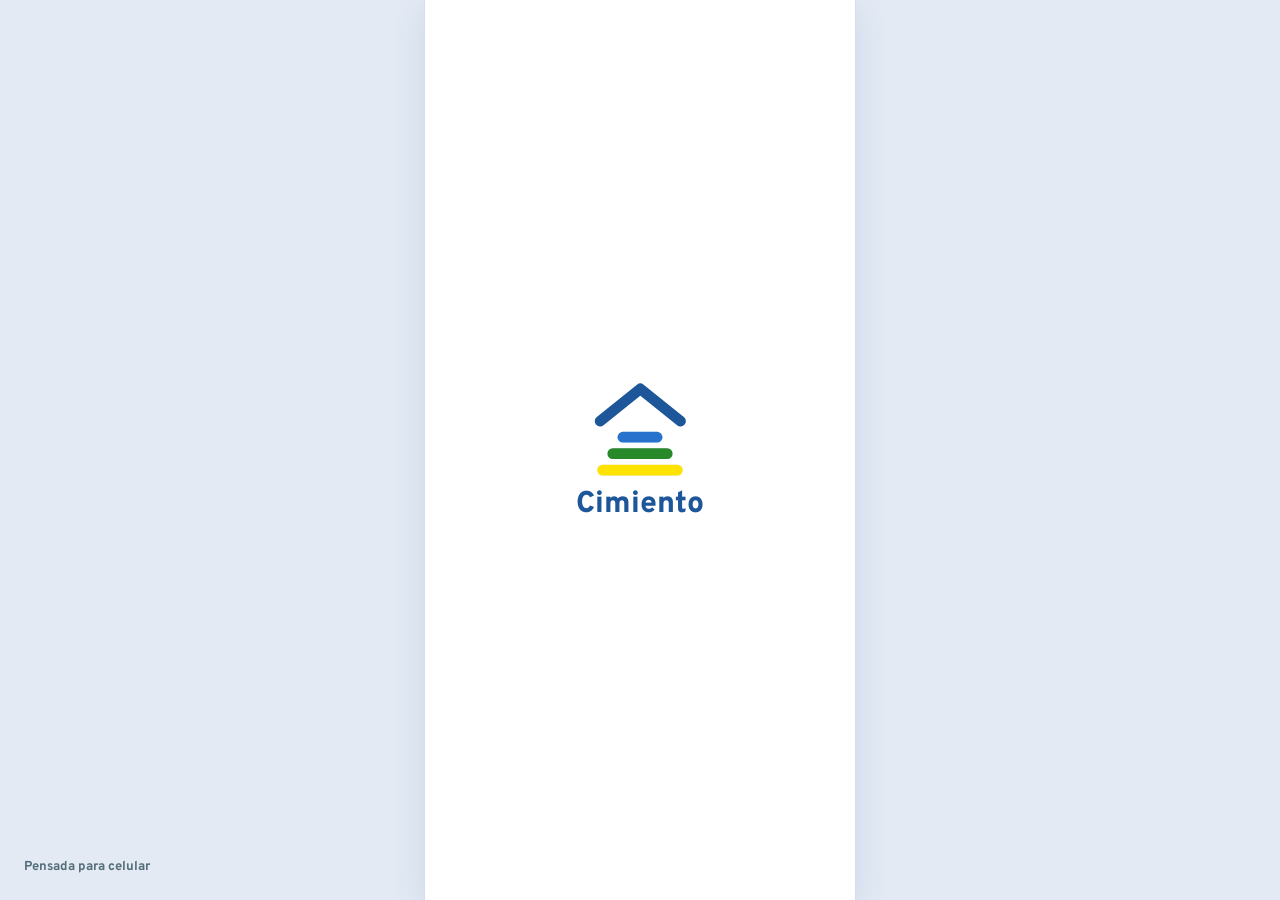
<file: index.html>
<!doctype html>
<html lang="es-CL">
<head>
<meta charset="utf-8">
<meta name="viewport" content="width=device-width, initial-scale=1, viewport-fit=cover">
<meta name="color-scheme" content="only light">
<meta name="theme-color" content="#2772CC">
<meta name="apple-mobile-web-app-capable" content="yes">
<meta name="mobile-web-app-capable" content="yes">
<meta name="apple-mobile-web-app-title" content="Cimiento">
<meta name="apple-mobile-web-app-status-bar-style" content="default">
<meta name="format-detection" content="telephone=no">
<meta name="robots" content="noindex,nofollow">
<meta name="description" content="Cimiento: el pie de su casa, de a dos. Prototipo académico (Taller de Interacción IV, UDD) para Bci Labs. Concepto 2050 · simulado, no es una oferta de Bci.">
<title>Cimiento</title>
<link rel="manifest" href="manifest.webmanifest">
<link rel="icon" href="assets/icons/favicon.svg" type="image/svg+xml">
<link rel="apple-touch-icon" href="assets/icons/apple-touch-icon.png">
<link rel="preload" href="assets/fonts/overpass-latin-variable.woff2" as="font" type="font/woff2" crossorigin>
<link rel="stylesheet" href="css/tokens.css">
<link rel="stylesheet" href="css/app.css">
</head>
<body>

<!-- Íconos y logo (símbolos reutilizables). El logo sigue la geometría oficial de Cimiento: no se redibuja ni se recolorea. -->
<svg width="0" height="0" style="position:absolute" aria-hidden="true" focusable="false">
  <symbol id="logo-cimiento" viewBox="-4 -4 151 155">
    <path class="lg-techo" d="M8.5 61 L72 10 L135.5 61" fill="none" stroke="#1D5699" stroke-width="17" stroke-linecap="round" stroke-linejoin="round"/>
    <rect class="lg-b1" x="36" y="78" width="71" height="17" rx="8.5" fill="#2772CC"/>
    <rect class="lg-b2" x="20" y="104" width="103" height="17" rx="8.5" fill="#28892B"/>
    <rect class="lg-b3" x="4" y="130" width="135" height="17" rx="8.5" fill="#FFE300"/>
  </symbol>
  <symbol id="i-check" viewBox="0 0 24 24"><path d="M5 12.5l4.5 4.5L19 7.5" fill="none" stroke="currentColor" stroke-width="2.4" stroke-linecap="round" stroke-linejoin="round"/></symbol>
  <symbol id="i-alerta" viewBox="0 0 24 24"><circle cx="12" cy="12" r="10" fill="currentColor"/><path d="M12 6.5v7" stroke="#2C3A41" stroke-width="2.4" stroke-linecap="round"/><circle cx="12" cy="17.3" r="1.5" fill="#2C3A41"/></symbol>
  <symbol id="i-error" viewBox="0 0 24 24"><circle cx="12" cy="12" r="9.5" fill="none" stroke="currentColor" stroke-width="2"/><path d="M12 7v6" stroke="currentColor" stroke-width="2.2" stroke-linecap="round"/><circle cx="12" cy="16.6" r="1.4" fill="currentColor"/></symbol>
  <symbol id="i-info" viewBox="0 0 24 24"><circle cx="12" cy="12" r="9.5" fill="none" stroke="currentColor" stroke-width="2"/><path d="M12 11v6" stroke="currentColor" stroke-width="2.2" stroke-linecap="round"/><circle cx="12" cy="7.6" r="1.4" fill="currentColor"/></symbol>
  <symbol id="i-chev" viewBox="0 0 24 24"><path d="M9 6l6 6-6 6" fill="none" stroke="currentColor" stroke-width="2.2" stroke-linecap="round" stroke-linejoin="round"/></symbol>
  <symbol id="i-abajo" viewBox="0 0 24 24"><path d="M6 9l6 6 6-6" fill="none" stroke="currentColor" stroke-width="2.4" stroke-linecap="round" stroke-linejoin="round"/></symbol>
  <symbol id="i-cerrar" viewBox="0 0 24 24"><path d="M6 6l12 12M18 6L6 18" fill="none" stroke="currentColor" stroke-width="2.2" stroke-linecap="round"/></symbol>
  <symbol id="i-mas" viewBox="0 0 24 24"><path d="M12 5v14M5 12h14" fill="none" stroke="currentColor" stroke-width="2.6" stroke-linecap="round"/></symbol>
  <symbol id="i-menos" viewBox="0 0 24 24"><path d="M5 12h14" fill="none" stroke="currentColor" stroke-width="2.6" stroke-linecap="round"/></symbol>
  <symbol id="i-ojo" viewBox="0 0 24 24"><path d="M2.5 12S6 5.5 12 5.5 21.5 12 21.5 12 18 18.5 12 18.5 2.5 12 2.5 12z" fill="none" stroke="currentColor" stroke-width="1.9" stroke-linejoin="round"/><circle cx="12" cy="12" r="3" fill="none" stroke="currentColor" stroke-width="1.9"/></symbol>
  <symbol id="i-ojo-no" viewBox="0 0 24 24"><path d="M2.5 12S6 5.5 12 5.5 21.5 12 21.5 12 18 18.5 12 18.5 2.5 12 2.5 12z" fill="none" stroke="currentColor" stroke-width="1.9" stroke-linejoin="round"/><path d="M4 20L20 4" stroke="currentColor" stroke-width="1.9" stroke-linecap="round"/></symbol>
  <symbol id="i-menu" viewBox="0 0 24 24"><path d="M4 7h16M4 12h16M4 17h16" fill="none" stroke="currentColor" stroke-width="2" stroke-linecap="round"/></symbol>
  <symbol id="i-campana" viewBox="0 0 24 24"><path d="M6 9a6 6 0 0 1 12 0c0 6 2 7 2 7H4s2-1 2-7" fill="none" stroke="currentColor" stroke-width="1.9" stroke-linecap="round" stroke-linejoin="round"/><path d="M10 20a2 2 0 0 0 4 0" fill="none" stroke="currentColor" stroke-width="1.9" stroke-linecap="round"/></symbol>
  <symbol id="i-aportes" viewBox="0 0 24 24"><path d="M4 7h9M17 7h3M4 17h3M11 17h9" fill="none" stroke="currentColor" stroke-width="1.9" stroke-linecap="round"/><circle cx="15" cy="7" r="2.3" fill="none" stroke="currentColor" stroke-width="1.9"/><circle cx="9" cy="17" r="2.3" fill="none" stroke="currentColor" stroke-width="1.9"/></symbol>
  <symbol id="i-premios" viewBox="0 0 24 24"><path d="M12 3.5l2.6 5.3 5.8.8-4.2 4.1 1 5.8-5.2-2.7-5.2 2.7 1-5.8-4.2-4.1 5.8-.8z" fill="none" stroke="currentColor" stroke-width="1.8" stroke-linejoin="round"/></symbol>
  <symbol id="i-casa" viewBox="0 0 24 24"><path d="M3.5 11L12 4l8.5 7" fill="none" stroke="currentColor" stroke-width="1.9" stroke-linecap="round" stroke-linejoin="round"/><path d="M5.5 10v9.5h13V10" fill="none" stroke="currentColor" stroke-width="1.9" stroke-linejoin="round"/><path d="M10 19.5v-5h4v5" fill="none" stroke="currentColor" stroke-width="1.9"/></symbol>
  <symbol id="i-juntos" viewBox="0 0 24 24"><circle cx="8.5" cy="8" r="3.4" fill="none" stroke="currentColor" stroke-width="1.8"/><path d="M2.5 19c.9-3.3 3.1-5 6-5s5.1 1.7 6 5" fill="none" stroke="currentColor" stroke-width="1.8" stroke-linecap="round"/><circle cx="16.5" cy="9" r="2.7" fill="none" stroke="currentColor" stroke-width="1.8"/><path d="M15.5 14.2c2.6-.3 4.8 1.2 5.8 4.3" fill="none" stroke="currentColor" stroke-width="1.8" stroke-linecap="round"/></symbol>
  <symbol id="i-cuenta" viewBox="0 0 24 24"><circle cx="12" cy="8" r="3.6" fill="none" stroke="currentColor" stroke-width="1.8"/><path d="M5 20c1.2-4 4-5.5 7-5.5s5.8 1.5 7 5.5" fill="none" stroke="currentColor" stroke-width="1.8" stroke-linecap="round" stroke-linejoin="round"/></symbol> viewBox="0 0 24 24"><circle cx="12" cy="8.5" r="4" fill="none" stroke="currentColor" stroke-width="1.9"/><path d="M4.5 20c1.2-3.6 4-5.3 7.5-5.3s6.3 1.7 7.5 5.3" fill="none" stroke="currentColor" stroke-width="1.9" stroke-linecap="round"/></symbol>
  <symbol id="i-candado" viewBox="0 0 24 24"><rect x="5.5" y="10.5" width="13" height="9.5" rx="2" fill="none" stroke="currentColor" stroke-width="1.9"/><path d="M8.5 10.5V8a3.5 3.5 0 0 1 7 0v2.5" fill="none" stroke="currentColor" stroke-width="1.9"/></symbol>
  <symbol id="i-bandera" viewBox="0 0 24 24"><path d="M6 21V4M6 4h11l-2.5 4L17 12H6" fill="none" stroke="currentColor" stroke-width="1.9" stroke-linecap="round" stroke-linejoin="round"/></symbol>
</svg>

<div id="aviso-red" class="banner-red" role="status" hidden><svg class="ic" aria-hidden="true"><use href="#i-info"/></svg><span>Sin conexión: puede mirar su casa; los aportes esperan.</span></div>

<main id="app" class="app">

  <!-- 2.1 Carga: logo animado; esqueletos si los datos tardan -->
  <section id="pantalla-carga" class="pantalla carga" aria-label="Cargando Cimiento" hidden>
    <div class="carga-marca">
      <svg class="logo-anim" width="96" height="98" viewBox="-4 -4 151 155" aria-hidden="true" focusable="false">
        <path class="la-techo" d="M8.5 61 L72 10 L135.5 61" fill="none" stroke="#1D5699" stroke-width="17" stroke-linecap="round" stroke-linejoin="round" pathLength="1"/>
        <rect class="la-pista" x="36" y="78" width="71" height="17" rx="8.5"/><rect class="la-pista" x="20" y="104" width="103" height="17" rx="8.5"/><rect class="la-pista" x="4" y="130" width="135" height="17" rx="8.5"/>
        <rect class="la-b la-b1" x="36" y="78" width="71" height="17" rx="8.5" fill="#2772CC"/><rect class="la-b la-b2" x="20" y="104" width="103" height="17" rx="8.5" fill="#28892B"/><rect class="la-b la-b3" x="4" y="130" width="135" height="17" rx="8.5" fill="#FFE300"/>
      </svg>
      <p class="carga-nombre">Cimiento</p>
    </div>
    <div id="carga-esq" class="carga-esq" hidden aria-hidden="true"><div class="esq esq-sup"></div><div class="esq esq-casa"></div></div>
    <p class="solo-lector" role="status">Cargando.</p>
  </section>

  <!-- 2.2 Entrada: ingreso con la cuenta Bci (simulado y local) -->
  <section id="pantalla-entrada" class="pantalla entrada" aria-labelledby="t-entrada" hidden>
    <div class="entrada-cuerpo">
      <p class="entrada-desafio">Bci Labs · Desafío</p>
      <div class="entrada-marca">
        <svg class="logo-88" width="88" height="90" aria-hidden="true" focusable="false"><use href="#logo-cimiento"/></svg>
        <h1 id="t-entrada" class="entrada-nombre">Cimiento</h1>
        <p class="entrada-bajada">El pie de su casa, de a dos.</p>
      </div>

      <form id="form-login" class="form-login" novalidate>
        <h2 class="h3">Ingrese con su cuenta Bci</h2>
        <div class="campo">
          <input id="rut" name="rut" type="text" inputmode="text" autocomplete="off" enterkeyhint="next" autocapitalize="characters" spellcheck="false" maxlength="12" placeholder=" " aria-describedby="err-rut">
          <label for="rut">RUT</label>
        </div>
        <p id="err-rut" class="error" aria-live="assertive" hidden></p>
        <div class="campo con-accion">
          <input id="clave" name="clave" type="password" autocomplete="off" enterkeyhint="go" placeholder=" " aria-describedby="err-clave">
          <label for="clave">Clave</label>
          <button id="ver-clave" class="campo-accion" type="button" aria-label="Mostrar clave" aria-pressed="false"><svg class="ic" aria-hidden="true"><use href="#i-ojo"/></svg></button>
        </div>
        <p id="err-clave" class="error" aria-live="assertive" hidden></p>
        <button id="btn-ingresar" class="boton primario" type="submit"><span class="b-txt">Ingresar</span><i class="b-carga" aria-hidden="true"></i></button>
        <p id="login-espera" class="aviso aviso-azul" role="status" hidden></p>
        <p class="aviso aviso-amarillo"><svg class="ic" aria-hidden="true"><use href="#i-alerta"/></svg><span>Demostración: no use su clave real. Estos datos no se guardan ni se envían.</span></p>
      </form>

      <div class="entrada-alt">
        <button id="btn-demo" class="boton secundario" type="button">Probar con el caso de ejemplo</button>
        <button id="btn-que" class="enlace" type="button" aria-haspopup="dialog">¿Qué es Cimiento?</button>
        <button id="btn-tengo-codigo" class="enlace" type="button" aria-expanded="false" aria-controls="form-codigo">Tengo un código compartido</button>
        <form id="form-codigo" class="tarjeta form-codigo" autocomplete="off" hidden>
          <div class="campo">
            <input id="codigo" name="codigo" type="text" inputmode="text" autocomplete="off" enterkeyhint="go" autocapitalize="none" spellcheck="false" placeholder=" " aria-describedby="ayuda-codigo" required>
            <label for="codigo">Código compartido</label>
          </div>
          <p id="ayuda-codigo" class="ayuda">Usen el mismo código los dos para ver el mismo viaje.</p>
          <button class="boton primario" type="submit">Continuar</button>
        </form>
        <div id="paso-persona" class="tarjeta" hidden>
          <h2 class="h3">¿Quién es usted?</h2>
          <div id="botones-persona" class="pila"></div>
        </div>
        <p id="estado-conexion" class="ayuda" role="status"></p>
      </div>
    </div>
    <p class="rotulo-pie">Concepto 2050 · simulado, no es una oferta de Bci</p>
  </section>

  <!-- 2.3 Alta en 5 pasos -->
  <section id="pantalla-alta" class="pantalla alta" aria-labelledby="alta-titulo" hidden>
    <header class="alta-cab">
      <p id="alta-paso-txt" class="alta-paso-txt">Paso 1 de 5</p>
      <div class="alta-barra" role="progressbar" aria-label="Avance del alta" aria-valuemin="1" aria-valuemax="5" aria-valuenow="1"><i id="alta-barra"></i></div>
    </header>
    <form id="form-alta" class="alta-form" novalidate>
      <h1 id="alta-titulo" class="h1">Sus datos Bci</h1>
      <div id="alta-cuerpo" class="alta-cuerpo"></div>
      <p id="err-alta" class="error" role="alert" hidden></p>
    </form>
    <footer class="alta-pie">
      <p id="alta-motivo" class="alta-motivo" aria-live="polite"></p>
      <div class="alta-botones">
        <button id="alta-atras" class="boton secundario" type="button">Atrás</button>
        <button id="alta-sig" class="boton primario" type="submit" form="form-alta">Siguiente</button>
      </div>
    </footer>
  </section>

  <!-- App con sesión -->
  <section id="pantalla-app" class="pantalla app-con-sesion" hidden>
    <header id="cabecera" class="cabecera">
      <svg class="olas" viewBox="0 0 390 30" preserveAspectRatio="none" aria-hidden="true" focusable="false">
        <path fill="#2772CC" d="M0 0 H390 V14 C335 22 292 7 232 12 C172 17 122 24 62 17 C36 13 14 14 0 17 Z"/>
        <path fill="none" stroke="#28892B" stroke-width="2.5" d="M0 21 C14 18 36 17 62 20 C122 28 172 21 232 16 C292 11 335 26 390 18"/>
        <path fill="none" stroke="#FFE300" stroke-width="2.2" d="M0 25.5 C14 22.5 36 21.5 62 24.5 C122 32 172 25 232 20 C292 15 335 30 390 22"/>
      </svg>
      <div class="cab-fila">
        <button id="btn-menu" class="boton-icono" type="button" aria-haspopup="dialog" aria-label="Menú"><svg class="ic" aria-hidden="true"><use href="#i-menu"/></svg></button>
        <div class="lockup"><img class="logo-bci" src="assets/logo_bci_negro.svg" alt="Bci" width="48" height="22"><span class="lockup-sep" aria-hidden="true"></span><span class="marca-app">Cimiento</span></div>
        <button id="btn-campana" class="boton-icono" type="button" aria-haspopup="dialog" aria-label="Actividad"><svg class="ic" aria-hidden="true"><use href="#i-campana"/></svg><span id="campana-badge" class="badge" hidden></span></button>
      </div>
      <p id="aviso-estado" class="aviso-estado" role="status" hidden></p>
    </header>

    <!-- Camino: la casita actual, una cifra, Aportar y el camino (lo principal) -->
    <div id="vista-ruta" class="vista vista-ruta" role="tabpanel" aria-labelledby="tab-ruta">
      <div id="r-fija" class="sup-fija">
      <div id="r-sup" class="tarjeta-sup heroe">
        <div class="sup-fila">
          <p class="sup-quien"><span id="r-avatar" class="avatar av-p1" aria-hidden="true">T</span><span id="r-heroe-et">Casita</span></p>
          <button id="ojo-ruta" class="boton-icono ojo" type="button" aria-pressed="false" aria-label="Ocultar montos"><svg class="ic" aria-hidden="true"><use href="#i-ojo"/></svg></button>
        </div>
        <div class="heroe-fila">
          <button id="r-cifra-btn" class="sup-cifra" type="button" aria-haspopup="dialog">
            <span id="r-cifra-meta" class="sup-meta"></span>
            <span id="r-cifra" class="sup-num tabular">—</span>
          </button>
          <button id="r-aportar" class="boton primario" type="button" aria-haspopup="dialog">Aportar</button>
        </div>
        <p id="r-inicial" class="heroe-inicial" hidden></p>
      </div>
      </div>
      <div class="aviso-zona"><button id="r-aviso" class="pildora-aviso" type="button" hidden></button>
        <section id="r-prop" class="tarjeta-prop" aria-labelledby="r-prop-t" hidden><p id="r-prop-t" class="tp-t">Su camino puede ajustarse</p><p id="r-prop-s" class="tp-s"></p><button id="r-prop-ver" class="boton primario" type="button">Ver propuesta</button></section></div>
      <button id="btn-deslice" class="pista-deslice" type="button" hidden>Ver su camino</button>
      <section id="r-camino" class="camino-zona" aria-label="Su camino">
        <div id="camino-mapa" class="camino-mapa"></div>
        <ol id="camino-lista" class="solo-lector" aria-label="Su camino, de la casita 1 a la 10"></ol>
      </section>
    </div>

    <!-- Plan (id aportes): personalización que mueve el camino; se arma con js/plan.js -->
    <div id="vista-aportes" class="vista" role="tabpanel" aria-labelledby="tab-aportes" hidden>
      <h1 class="titulo-vista">Plan</h1>
      <div id="plan-cuerpo"></div>
    </div>

    <!-- Beneficios (id premios): mis casitas como bien, premios de Bci y constancia -->
    <div id="vista-premios" class="vista" role="tabpanel" aria-labelledby="tab-premios" hidden>
      <h1 class="titulo-vista">Beneficios</h1>
      <section class="mis-casitas-sec" aria-labelledby="t-mc">
        <h2 id="t-mc" class="rotulo">Mis casitas</h2>
        <p id="mc-valor" class="mc-valor tabular"></p>
        <ul id="casitas-fila" class="mis-casitas"></ul>
      </section>
      <h2 class="rotulo">Premios de Bci</h2>
      <p class="nota nota-top">Solo suman los aportes verificados por Bci. Concepto 2050 simulado.</p>
      <p id="pr-decl" class="aviso aviso-amarillo pr-decl" hidden></p>
      <section class="tarjeta" aria-labelledby="t-pr-avance">
        <h2 id="t-pr-avance" class="rotulo solo-lector">Su avance hacia los premios</h2>
        <div id="pr-pista" class="pr-pista"></div>
        <p id="pr-resumen" class="pr-resumen"></p>
      </section>
      <section id="pr-prox" class="tarjeta tarjeta-prox" aria-labelledby="t-pr-prox"></section>
      <ol id="r-hitos" class="premios-lista"></ol>
      <h2 class="rotulo">Constancia</h2>
      <section id="pr-constancia" class="tarjeta" aria-label="Constancia"></section>
      <section id="ap-auto" class="tarjeta ap-auto" aria-label="Aporte automático y recordatorio"></section>
    </div>

    <!-- Casa (id juntos): la vivienda, quién construyó qué y el registro compartido de aportes -->
    <div id="vista-juntos" class="vista" role="tabpanel" aria-labelledby="tab-juntos" hidden>
      <h1 class="titulo-vista">Casa</h1>
      <section id="r-casa" class="casa-zona" aria-label="La casa armada">
        <div class="mapa-titulo" hidden><p class="mt-et">Pie de la vivienda</p><p id="mt-cifra" class="mt-cifra">$121,2 M</p><p id="mt-pildora" class="mt-pildora"></p></div>
        <div id="mapa" class="mapa"></div>
      </section>
      <div id="j-hero"></div>
      <p id="j-bajada" class="bajada" hidden></p>
      <h2 class="rotulo reg-tit">Registro de aportes <button id="reg-ayuda" class="boton-icono ayuda-q" type="button" aria-expanded="false" aria-controls="reg-explica" aria-label="¿Verificado o declarado?">?</button></h2>
      <div id="reg-explica" class="explica-pl" hidden>
        <p><strong>Verificado:</strong> Bci lo comprobó. Suma a premios.</p>
        <p><strong>Declarado:</strong> otra institución. Suma a la casa, no a premios.</p>
      </div>
      <section id="ap-mes" hidden></section>
      <div class="filtros" role="group" aria-label="Filtrar aportes">
        <button class="chip-filtro" type="button" data-filtro="todos" aria-pressed="true">Todos</button>
        <button class="chip-filtro" type="button" data-filtro="declarados" aria-pressed="false">Declarados</button>
        <button class="chip-filtro" type="button" data-filtro="verificados" aria-pressed="false">Verificados</button>
      </div>
      <ul id="lista-hist" class="lista-aportes" aria-live="polite"></ul>
      <p id="hist-vacio" class="ayuda" hidden>No hay aportes con este filtro.</p>
      <div id="j-cuerpo" aria-live="polite"></div>
    </div>

    <!-- Mi cuenta -->
    <div id="vista-cuenta" class="vista" role="tabpanel" aria-labelledby="tab-cuenta" hidden>
      <h1 class="titulo-vista">Cuenta</h1>
      <h2 class="rotulo">Perfil</h2>
      <ul class="lista-filas">
        <li><button id="c-perfil" class="fila" type="button"><span id="c-perfil-txt"></span><svg class="ic" aria-hidden="true"><use href="#i-chev"/></svg></button></li>
        <li><button id="c-invitar" class="fila" type="button"><span>Invitar a mi pareja o familiar</span><svg class="ic" aria-hidden="true"><use href="#i-chev"/></svg></button></li>
      </ul>
      <h2 class="rotulo">Mi viaje</h2>
      <ul class="lista-filas">
        <li><button id="c-situacion" class="fila" type="button"><span>Mi situación y mi camino</span><svg class="ic" aria-hidden="true"><use href="#i-chev"/></svg></button></li>
        <li><button id="c-vinculo" class="fila" type="button"><span>Con quién ahorro <small id="c-vinculo-txt"></small></span><svg class="ic" aria-hidden="true"><use href="#i-chev"/></svg></button></li>
      </ul>
      <h2 class="rotulo">Privacidad y seguridad</h2>
      <ul class="lista-filas">
        <li><button id="c-pin" class="fila" type="button"><span>PIN de acceso <small id="c-pin-estado"></small></span><svg class="ic" aria-hidden="true"><use href="#i-chev"/></svg></button></li>
        <li><button id="c-datos" class="fila" type="button"><span>Mis datos y consentimientos</span><svg class="ic" aria-hidden="true"><use href="#i-chev"/></svg></button></li>
        <li><label class="fila interruptor"><span>Ocultar montos</span><input id="c-ocultar" type="checkbox" role="switch"><span class="int-pista" aria-hidden="true"></span></label></li>
      </ul>
      <h2 class="rotulo">Preferencias</h2>
      <ul class="lista-filas">
        <li><button id="c-notif" class="fila" type="button"><span>Notificaciones</span><svg class="ic" aria-hidden="true"><use href="#i-chev"/></svg></button></li>
        <li><label class="fila interruptor"><span>Reducir animaciones</span><input id="a-movimiento" type="checkbox" role="switch"><span class="int-pista" aria-hidden="true"></span></label></li>
        <li><button id="c-acces" class="fila" type="button"><span>Accesibilidad</span><svg class="ic" aria-hidden="true"><use href="#i-chev"/></svg></button></li>
        <li><button id="c-instalar" class="fila" type="button"><span>Instalar en el teléfono</span><svg class="ic" aria-hidden="true"><use href="#i-chev"/></svg></button></li>
      </ul>
      <h2 class="rotulo">Ayuda</h2>
      <ul class="lista-filas">
        <li><button id="c-tour" class="fila" type="button"><span>Repetir recorrido</span><svg class="ic" aria-hidden="true"><use href="#i-chev"/></svg></button></li>
        <li id="c-demo-li" hidden><button id="c-primeros" class="fila" type="button"><span>Qué probar</span><svg class="ic" aria-hidden="true"><use href="#i-chev"/></svg></button></li>
        <li id="c-volver-li" hidden><button id="c-volver" class="fila" type="button"><span>Volver al caso de ejemplo</span><svg class="ic" aria-hidden="true"><use href="#i-chev"/></svg></button></li>
        <li id="c-persona-li" hidden><button id="c-persona" class="fila" type="button"><span>Cambiar de persona (Tomás o Paula)</span><svg class="ic" aria-hidden="true"><use href="#i-chev"/></svg></button></li>
        <li><button id="c-que" class="fila" type="button"><span>¿Qué es Cimiento?</span><svg class="ic" aria-hidden="true"><use href="#i-chev"/></svg></button></li>
        <li><button id="c-glosario" class="fila" type="button"><span>Glosario y ayuda</span><svg class="ic" aria-hidden="true"><use href="#i-chev"/></svg></button></li>
        <li><button id="c-acerca" class="fila" type="button"><span>Acerca de este prototipo</span><svg class="ic" aria-hidden="true"><use href="#i-chev"/></svg></button></li>
      </ul>
      <button id="btn-salir" class="enlace" type="button">Cerrar sesión</button>
      <p class="nota">Cimiento nunca ve ni guarda su clave.</p>
    </div>
  </section>
</main>

<!-- 4.4 Simular un cambio (hoja casi completa) -->
<dialog id="simular" class="hoja hoja-alta" aria-labelledby="t-simular">
  <div class="hoja-asa" aria-hidden="true"></div>
  <div class="hoja-cab"><div><h2 id="t-simular" class="h2">Simular un cambio</h2><p class="bajada" style="margin:0">¿Y si ahorrara de otra forma?</p></div><button class="boton-icono cerrar-claro" type="button" data-cerrar="simular" aria-label="Cerrar"><svg class="ic" aria-hidden="true"><use href="#i-cerrar"/></svg></button></div>
  <div class="hoja-cuerpo">
      <p id="sim-tip" class="aviso aviso-azul" role="status" hidden><span>Mueva el control para ver cómo cambia el plazo.</span><button id="sim-tip-ok" class="enlace" type="button">Entendido</button></p>
      <fieldset id="camino" class="seg seg-3 seg-radios">
        <legend class="solo-lector">¿Con quién postulan al crédito?</legend>
        <div class="seg-pista">
          <label><input type="radio" name="camino" value="solo"><span>Solo</span></label>
          <label><input type="radio" name="camino" value="familiar"><span>Con familiar</span></label>
          <label><input type="radio" name="camino" value="pareja" checked><span>Con pareja</span></label>
        </div>
      </fieldset>
      <section class="tarjeta esc-hero" aria-live="polite">
        <p class="esc-num"><span id="esc-num">20</span> <span id="esc-unidad">meses</span></p>
        <p id="esc-sub" class="esc-sub"></p>
        <p id="esc-nota" class="nota" hidden></p>
        <div class="esc-barras" aria-hidden="true">
          <div class="esc-fila"><span>Solo</span><span id="esc-solo-m"></span><span class="esc-barra"><i id="esc-solo-b"></i></span></div>
          <div id="esc-fila-sel" class="esc-fila sel"><span id="esc-sel-n"></span><span id="esc-sel-m"></span><span class="esc-barra"><i id="esc-sel-b"></i></span></div>
        </div>
        <p id="esc-frase" class="solo-lector"></p>
      </section>
      <section class="tarjeta esc-aporte" aria-labelledby="t-esc-aporte">
        <h2 id="t-esc-aporte" class="h4">Aporte mensual entre ambos</h2>
        <div class="stepper grande">
          <button id="slider-menos" class="paso-btn" type="button" aria-label="Restar $50.000"><svg class="ic" aria-hidden="true"><use href="#i-menos"/></svg></button>
          <output id="slider-valor" for="slider" class="stepper-valor">$1.000.000</output>
          <button id="slider-mas" class="paso-btn" type="button" aria-label="Sumar $50.000"><svg class="ic" aria-hidden="true"><use href="#i-mas"/></svg></button>
        </div>
        <input id="slider" class="rango" type="range" min="500000" max="3000000" step="50000" value="1000000" aria-label="Aporte mensual entre ambos">
        <div class="rango-ext" aria-hidden="true"><span>$500.000</span><span>$3.000.000</span></div>
        <p id="slider-meses" class="ayuda" aria-live="polite"></p>
      </section>
      <button id="btn-esc-det" class="enlace centrado" type="button">Cómo se calcula y qué requisitos aplican<svg class="ic" aria-hidden="true"><use href="#i-chev"/></svg></button>
      <p class="nota centrado">Simulación, no una evaluación de Bci. El banco decide.</p>
      <div id="sim-usar-zona" class="pila" hidden><p id="sim-usar-txt" class="hoja-nota"></p><button id="sim-usar" class="boton primario" type="button">Usar este camino</button></div>
  </div>
</dialog>


<!-- Botones flotantes y barra inferior -->
<div id="fade-inf" class="fade-inf" aria-hidden="true" hidden></div>
<button id="btn-volver" class="volver-casita" type="button" aria-label="Volver a mi casita en curso" hidden><svg class="ic" aria-hidden="true"><use href="#i-abajo"/></svg></button>
<button id="btn-mas" class="aportar-flotante" type="button" aria-haspopup="dialog" hidden><svg class="ic" aria-hidden="true"><use href="#i-mas"/></svg><span>Aportar</span></button>
<section id="ajuste-panel" class="ajuste-panel" aria-labelledby="aj-titulo" hidden>
  <p class="sello-prop"><img src="assets/logo_bci_negro.svg" alt="Bci" width="30" height="14"><span>· Propuesta</span></p>
  <h2 id="aj-titulo" class="h4">Propuesta para su camino</h2>
  <p class="aj-txt">Las casitas logradas se mantienen. Cambian solo las que faltan. <button id="aj-simular" class="enlace aj-sim" type="button">Simular otro monto</button></p>
  <p id="aj-fila" class="aj-fila"></p>
  <div class="aj-botones"><button id="aj-no" class="boton secundario" type="button">Ahora no</button><button id="aj-si" class="boton primario" type="button">Aceptar</button></div>
</section>
<nav id="barra-inf" class="barra-inf" aria-label="Navegación principal" hidden>
  <div id="tabs" class="tabs" role="tablist">
    <button id="tab-aportes" class="tab" type="button" role="tab" data-vista="aportes" aria-selected="false" aria-controls="vista-aportes"><svg class="ic" aria-hidden="true"><use href="#i-aportes"/></svg><span>Plan</span><span id="badge" class="badge" hidden></span></button>
    <button id="tab-premios" class="tab" type="button" role="tab" data-vista="premios" aria-selected="false" aria-controls="vista-premios"><svg class="ic" aria-hidden="true"><use href="#i-premios"/></svg><span>Beneficios</span></button>
    <button id="tab-ruta" class="tab tab-ruta" type="button" role="tab" data-vista="ruta" aria-selected="true" aria-controls="vista-ruta"><span class="ruta-circulo" aria-hidden="true"><svg width="32" height="33" focusable="false"><use href="#logo-cimiento"/></svg></span><span class="ruta-txt">Camino</span></button>
    <button id="tab-juntos" class="tab" type="button" role="tab" data-vista="juntos" aria-selected="false" aria-controls="vista-juntos"><svg class="ic" aria-hidden="true"><use href="#i-casa"/></svg><span>Casa</span><span id="badge-juntos" class="badge" hidden>1</span></button>
    <button id="tab-cuenta" class="tab" type="button" role="tab" data-vista="cuenta" aria-selected="false" aria-controls="vista-cuenta"><svg class="ic" aria-hidden="true"><use href="#i-cuenta"/></svg><span>Cuenta</span></button>
  </div>
</nav>

<!-- Aviso superior (con "Deshacer" de 8 s cuando corresponde) -->
<div id="toast" class="toast" role="status" aria-live="polite" hidden><span id="toast-txt"></span><button id="toast-accion" class="toast-accion" type="button" hidden>Deshacer</button><i id="toast-tiempo" class="toast-tiempo" aria-hidden="true"></i></div>

<!-- Hoja genérica -->
<dialog id="hoja" class="hoja" aria-labelledby="hoja-titulo">
  <div class="hoja-asa" aria-hidden="true"></div>
  <div class="hoja-cab"><h2 id="hoja-titulo" class="h3"></h2><button id="hoja-cerrar" class="boton-icono" type="button" aria-label="Cerrar"><svg class="ic" aria-hidden="true"><use href="#i-cerrar"/></svg></button></div>
  <div id="hoja-cuerpo" class="hoja-cuerpo"></div>
</dialog>

<!-- 4.1 Aportar -->
<dialog id="aportar" class="hoja" aria-labelledby="t-aportar">
  <div class="hoja-asa" aria-hidden="true"></div>
  <form id="form-aporte" novalidate>
    <div class="hoja-cab"><h2 id="t-aportar" class="h3">Aportar</h2><button class="boton-icono" type="button" data-cerrar="aportar" aria-label="Cerrar"><svg class="ic" aria-hidden="true"><use href="#i-cerrar"/></svg></button></div>
    <div id="ap-paso1" class="hoja-cuerpo">
      <label for="monto" class="rotulo">Monto</label>
      <div class="stepper">
        <button id="monto-menos" class="paso-btn" type="button" aria-label="Restar $50.000"><svg class="ic" aria-hidden="true"><use href="#i-menos"/></svg></button>
        <input id="monto" class="stepper-input" type="text" inputmode="numeric" autocomplete="off" enterkeyhint="done" aria-describedby="err-aporte ap-saldo">
        <button id="monto-mas" class="paso-btn" type="button" aria-label="Sumar $50.000"><svg class="ic" aria-hidden="true"><use href="#i-mas"/></svg></button>
      </div>
      <p id="err-aporte" class="error" hidden></p>
      <button id="ap-completar" class="ap-completar" type="button" hidden></button>
      <div class="campo campo-select">
        <select id="origen" aria-describedby="ap-saldo"><option value="cuenta-bci">Cuenta Bci ••1234 (demostración)</option><option value="otra">Ahorro en otra institución (declarado)</option></select>
        <label for="origen">Desde</label>
      </div>
      <p id="ap-saldo" class="ayuda"></p>
      <button id="ap-otra" class="enlace" type="button">Agregar ahorro de otra institución<svg class="ic" aria-hidden="true"><use href="#i-chev"/></svg></button>
      <p id="ayuda-monto" class="aviso aviso-verde" aria-live="polite"></p>
      <div class="pila">
        <button id="btn-aportar" class="boton primario" type="submit">Aportar</button>
        <button class="boton terciario" type="button" data-cerrar="aportar">Cancelar</button>
      </div>
    </div>
    <div id="ap-paso2" class="hoja-cuerpo" hidden>
      <p class="hoja-nota">Revise antes de confirmar.</p>
      <dl id="ap-resumen" class="lista-datos"></dl>
      <div class="pila">
        <button id="ap-confirmar" class="boton primario" type="button">Confirmar</button>
        <button id="ap-volver" class="boton terciario" type="button">Volver</button>
      </div>
    </div>
  </form>
</dialog>

<!-- Menú lateral -->
<dialog id="menu" class="menu" aria-labelledby="menu-t">
  <div class="menu-cab"><h2 id="menu-t" class="h3">Menú</h2><button class="boton-icono" type="button" data-cerrar="menu" aria-label="Cerrar"><svg class="ic" aria-hidden="true"><use href="#i-cerrar"/></svg></button></div>
  <p id="menu-quien" class="ayuda"></p>
  <ul class="lista-filas">
    <li><button class="fila" type="button" data-menu="primeros"><span>Qué probar</span><svg class="ic" aria-hidden="true"><use href="#i-chev"/></svg></button></li>
    <li><button class="fila" type="button" data-menu="tour"><span>Repetir recorrido</span><svg class="ic" aria-hidden="true"><use href="#i-chev"/></svg></button></li>
    <li><button class="fila" type="button" data-menu="glosario"><span>Glosario y ayuda</span><svg class="ic" aria-hidden="true"><use href="#i-chev"/></svg></button></li>
    <li><button class="fila" type="button" data-menu="acerca"><span>Acerca de este prototipo</span><svg class="ic" aria-hidden="true"><use href="#i-chev"/></svg></button></li>
    <li><button class="fila" type="button" data-menu="persona"><span>Cambiar de persona (demostración)</span><svg class="ic" aria-hidden="true"><use href="#i-chev"/></svg></button></li>
  </ul>
</dialog>

<!-- 4.3 Premio desbloqueado -->
<dialog id="premio-modal" class="premio-modal" aria-labelledby="pm-titulo">
  <div class="pm-halo" aria-hidden="true"><svg class="pm-rayos" viewBox="-100 -100 200 200" width="200" height="200"><g id="pm-rayos-g"></g></svg><span id="pm-medalla" class="pm-medalla"></span></div>
  <p class="pm-pre">Premio desbloqueado</p>
  <h2 id="pm-titulo" class="h2"></h2>
  <p id="pm-txt" class="pm-txt"></p>
  <p class="pm-nota">Lo logrado es suyo y no se reduce.</p>
 <div class="pila"><button id="pm-ver" class="boton primario" type="button">Ver mis premios</button><button class="boton terciario" type="button" data-cerrar="premio-modal">Seguir</button></div>
</dialog>

<!-- 5. Recorrido guiado -->
<div id="tour" class="tour" hidden>
  <div class="tour-bloq" data-b="t"></div><div class="tour-bloq" data-b="b"></div><div class="tour-bloq" data-b="l"></div><div class="tour-bloq" data-b="r"></div><div id="tour-bloq-c" class="tour-bloq tour-bloq-c"></div>
  <div id="tour-foco" class="tour-foco" aria-hidden="true"><span class="tour-baliza"></span></div>
  <div id="tour-globo" class="tour-globo" role="dialog" aria-modal="true" aria-labelledby="tour-titulo" aria-describedby="tour-texto">
    <div class="tour-sup"><span id="tour-paso" class="tour-paso"></span><span id="tour-puntos" class="tour-puntos" aria-hidden="true"></span></div>
    <h2 id="tour-titulo" class="tour-titulo"></h2>
    <p id="tour-texto" class="tour-texto" aria-live="polite"></p>
    <div class="tour-botones"><button id="tour-omitir" class="enlace" type="button">Omitir recorrido</button><span class="tour-der"><button id="tour-atras" class="enlace tour-atras" type="button">Atrás</button><button id="tour-sig" class="boton primario chico" type="button">Siguiente</button></span></div>
  </div>
</div>

<!-- Sugerencia de primer uso (una por pantalla) -->
<div id="tip" class="tip" role="status" hidden><span id="tip-txt"></span><button id="tip-ok" class="enlace" type="button">Entendido</button></div>

<!-- 7.1 Sesión bloqueada -->
<div id="bloqueo" class="bloqueo" role="dialog" aria-modal="true" aria-labelledby="bl-titulo" hidden>
  <svg width="64" height="66" aria-hidden="true" focusable="false"><use href="#logo-cimiento"/></svg>
  <h2 id="bl-titulo" class="h2">Sesión bloqueada</h2>
  <p id="bl-txt">Ingrese su PIN para continuar. Sus montos quedan ocultos mientras tanto.</p>
  <div id="bl-pin-zona" class="campo"><input id="pin-in" type="password" inputmode="numeric" maxlength="4" autocomplete="off" enterkeyhint="go" placeholder=" " aria-describedby="pin-err"><label for="pin-in">PIN de 4 dígitos</label></div>
  <p id="pin-err" class="error" hidden></p>
  <button id="pin-ok" class="boton primario" type="button">Desbloquear</button>
  <button id="pin-salir" class="enlace" type="button">Cerrar sesión</button>
</div>

<div id="confeti" class="confeti" aria-hidden="true"></div>
<p id="anuncio" class="solo-lector" aria-live="polite"></p>

<!-- Firebase solo se descarga si js/config.js trae una configuración (ver app.js: cargarServidor). -->
<script src="js/config.js"></script>
<script src="js/viaje.js"></script>
<script src="js/datos-bci.js"></script>
<script src="js/store.js"></script>
<script src="js/app.js"></script>
</body>
</html>
</file>
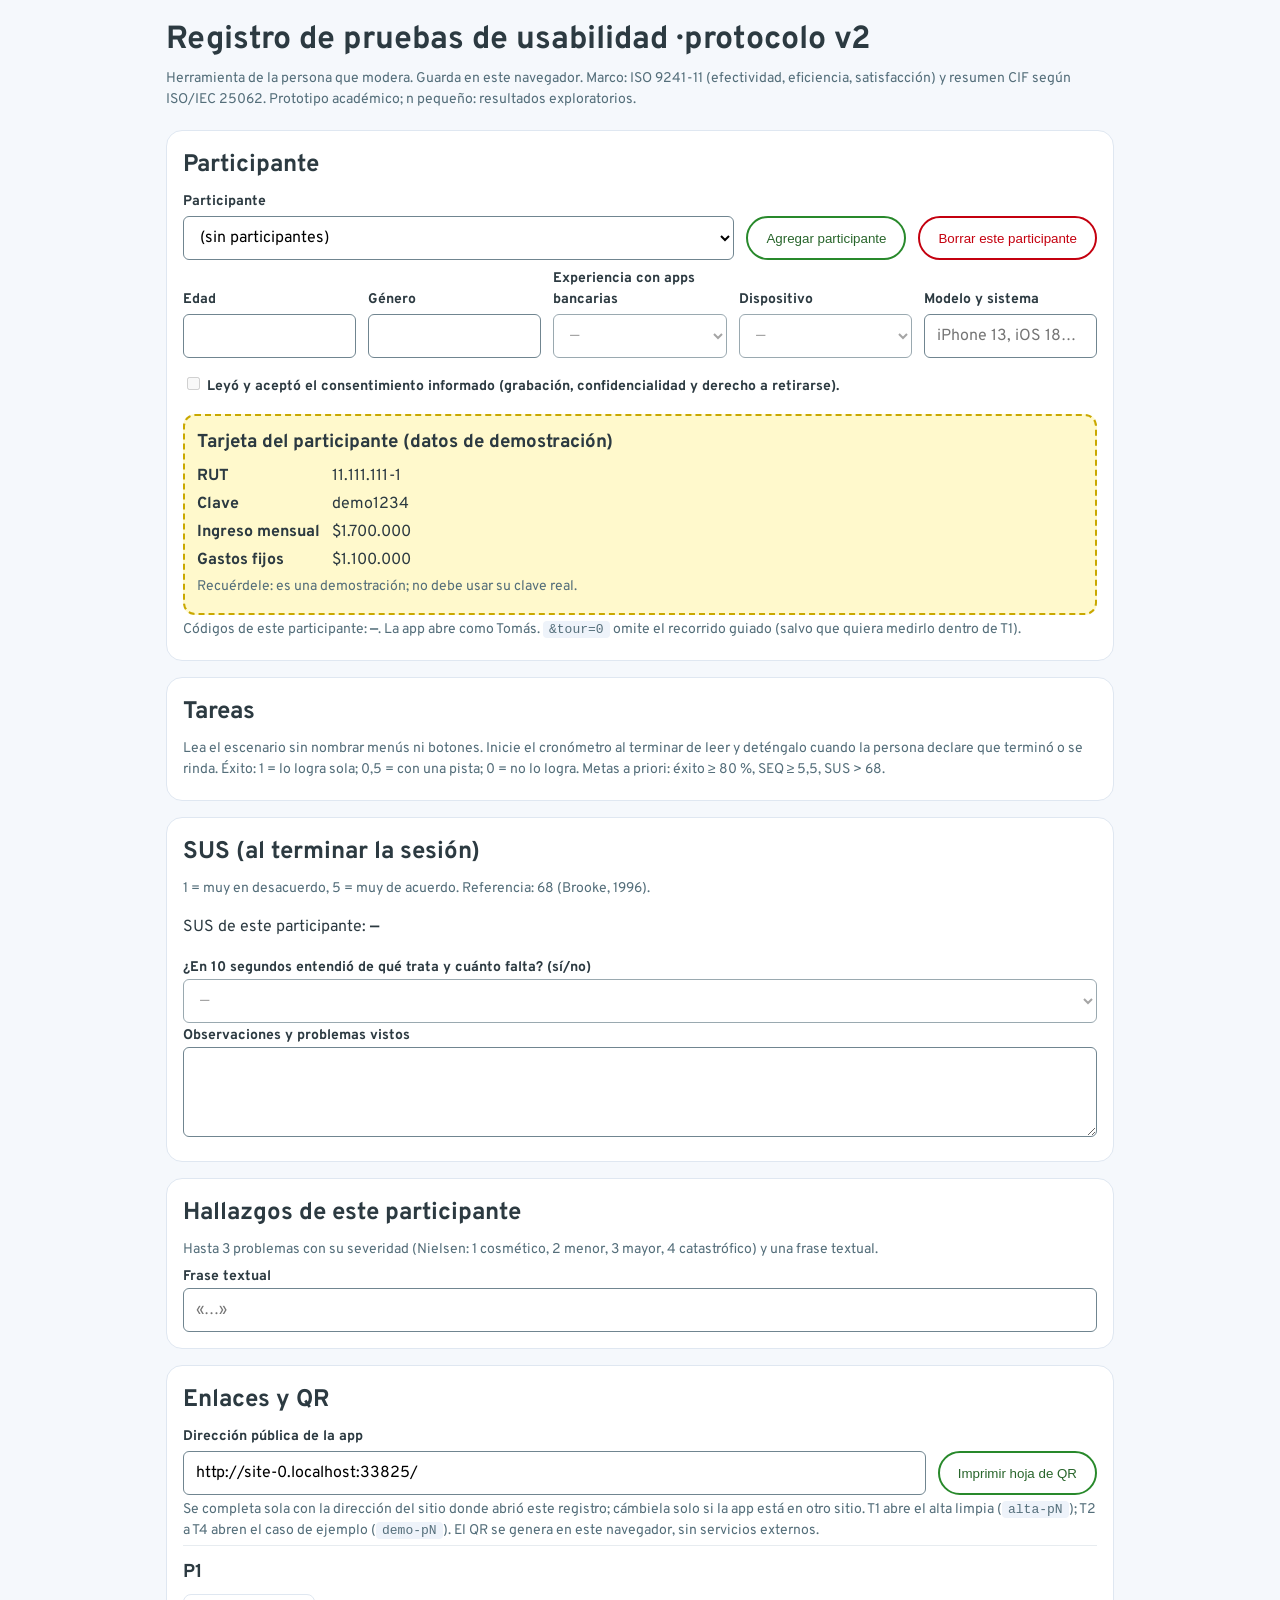
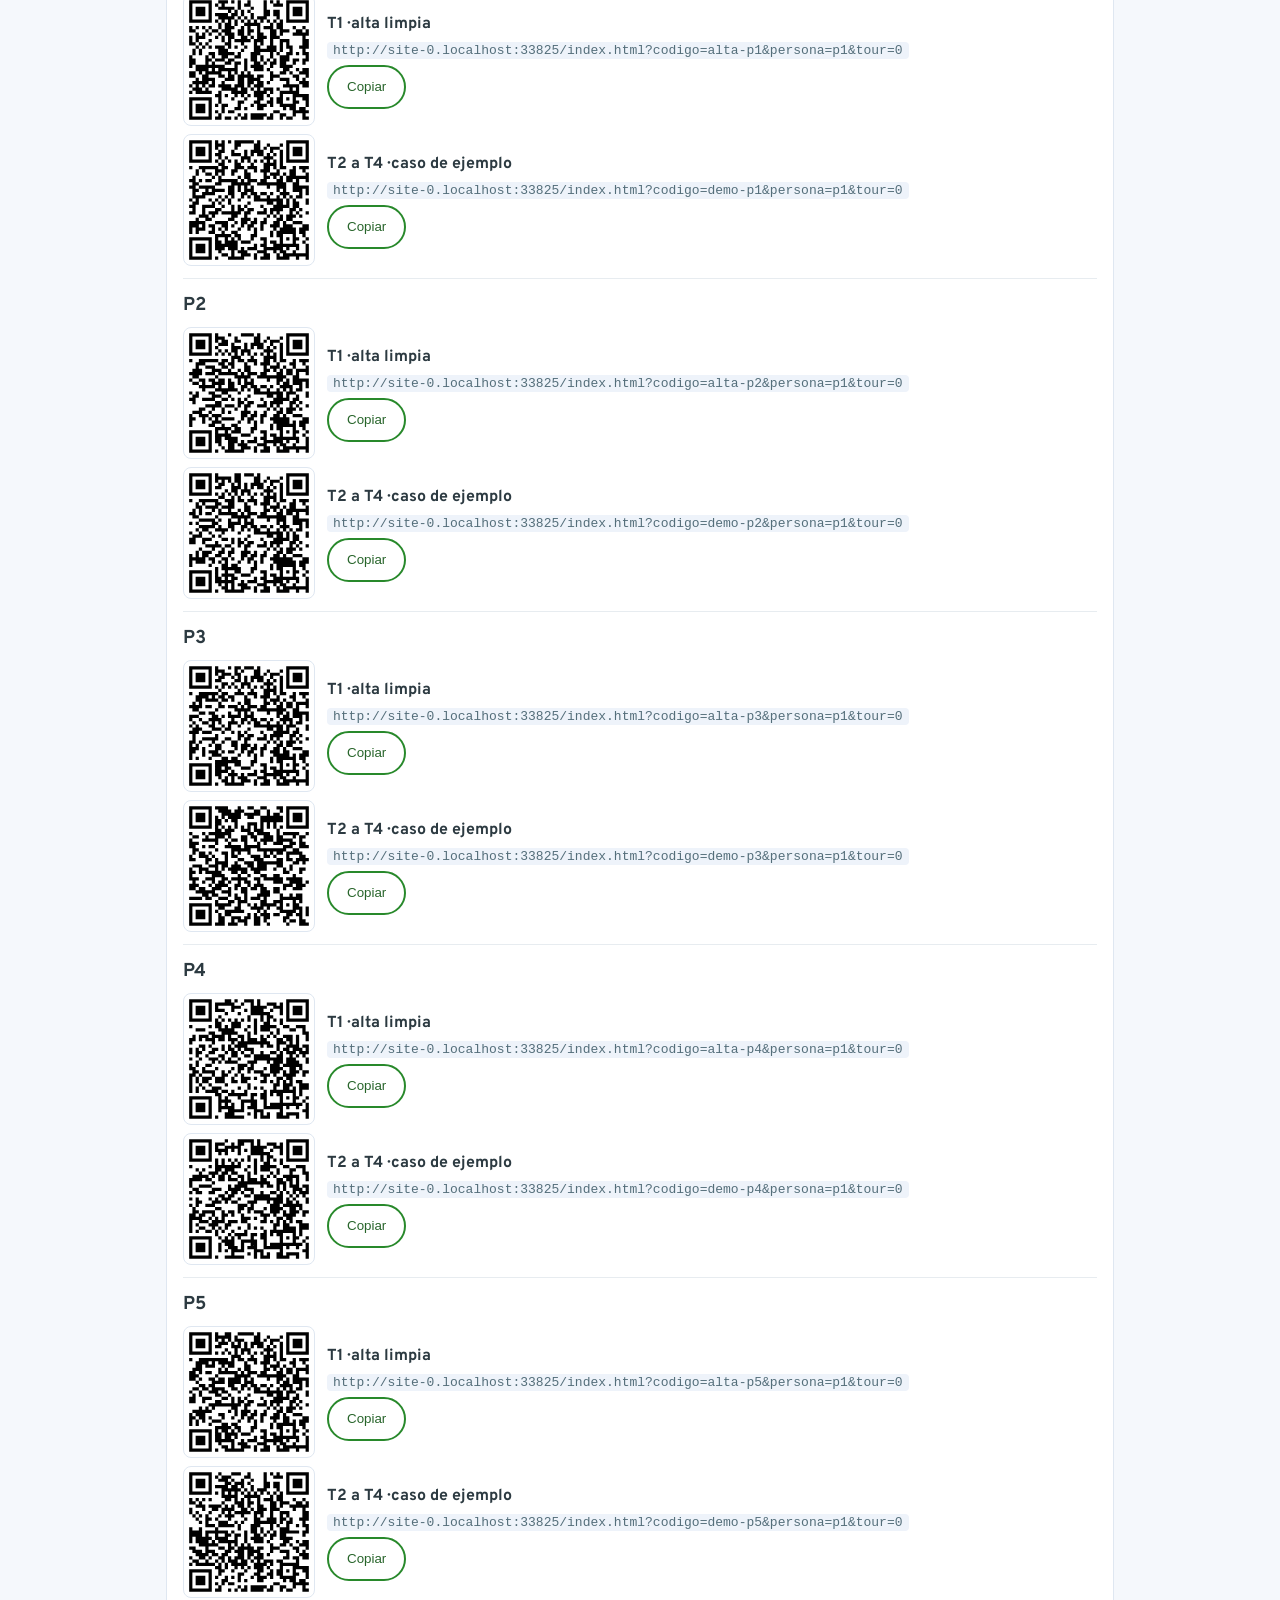
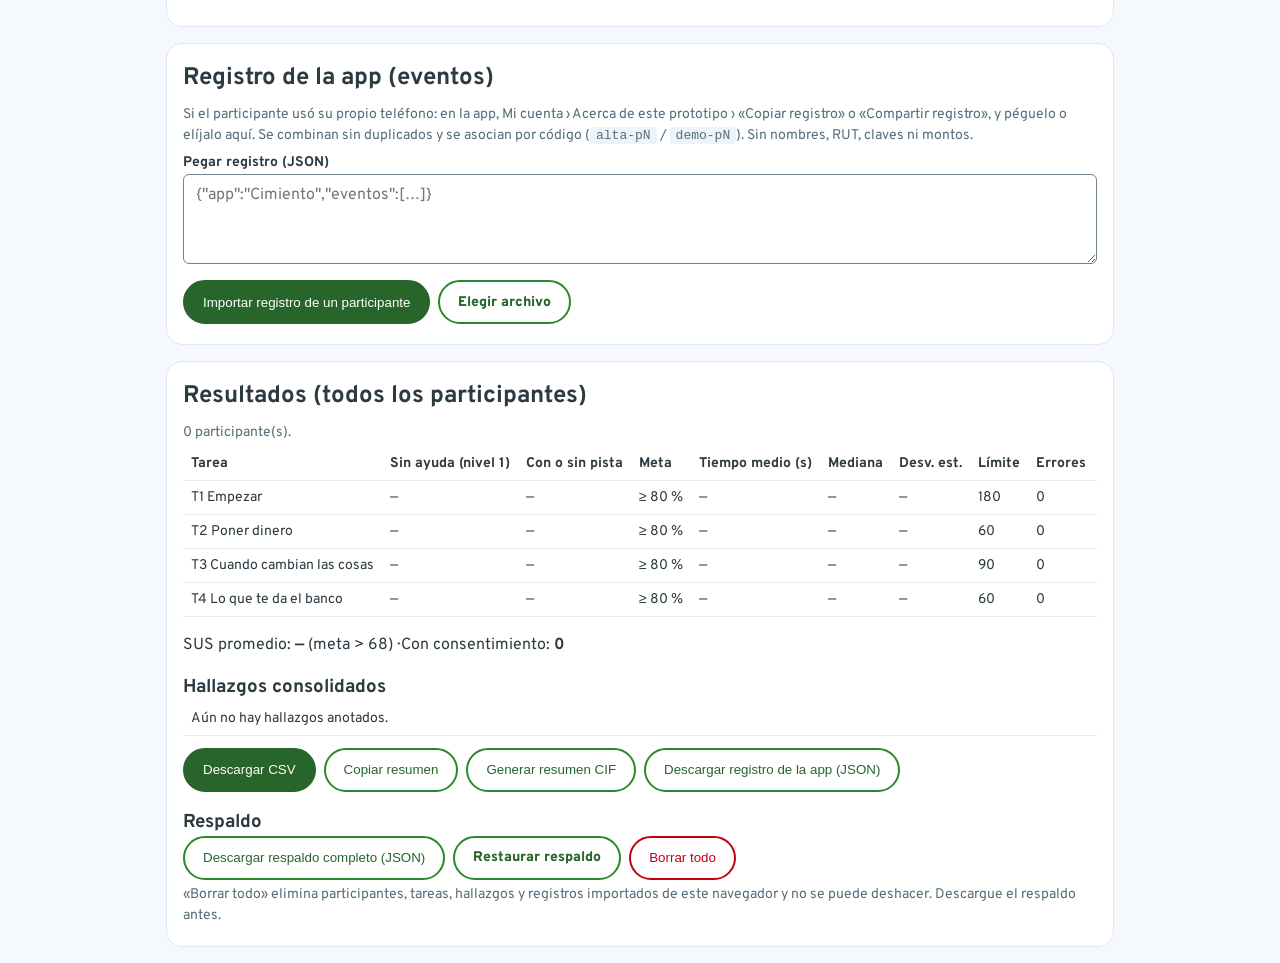
<file: test.html>
<!doctype html>
<html lang="es-CL">
<head>
<meta charset="utf-8">
<meta name="viewport" content="width=device-width, initial-scale=1, viewport-fit=cover">
<meta name="color-scheme" content="only light">
<meta name="theme-color" content="#2772CC">
<meta name="apple-mobile-web-app-capable" content="yes">
<meta name="mobile-web-app-capable" content="yes">
<meta name="apple-mobile-web-app-title" content="Cimiento">
<meta name="apple-mobile-web-app-status-bar-style" content="default">
<meta name="format-detection" content="telephone=no">
<meta name="robots" content="noindex,nofollow">
<title>Cimiento: registro de pruebas (protocolo v2)</title>
<link rel="icon" href="assets/icons/favicon.svg" type="image/svg+xml">
<link rel="stylesheet" href="css/tokens.css">
<style>
 @font-face{font-family:"Overpass Cimiento";src:url("assets/fonts/overpass-latin-variable.woff2") format("woff2");font-weight:100 900}
 *{box-sizing:border-box}
 html{-webkit-text-size-adjust:100%;touch-action:manipulation}
 body{margin:0;background:#F5F8FC;color:#2C3A41;font:400 16px/1.5 "Overpass Cimiento",Overpass,Arial,sans-serif;padding-bottom:env(safe-area-inset-bottom,0px)}
 .ancho{max-width:980px;margin:0 auto;padding:calc(16px + env(safe-area-inset-top,0px)) 16px 16px;display:flex;flex-direction:column;gap:16px}
 h1{font:800 24px/1.25 inherit;margin:0} h2{font:800 18px/1.3 inherit;margin:0 0 8px} h3{font:800 16px/1.3 inherit;margin:0}
 .tarjeta{background:#fff;border:1px solid #DFE7F1;border-radius:16px;padding:16px}
 .apoyo{font-size:14px;color:#546E7A;margin:4px 0}
 .fila-h{display:flex;gap:12px;flex-wrap:wrap;align-items:end;margin-top:8px}
 .fila-h>div{display:flex;flex-direction:column;gap:4px;flex:1;min-width:130px}
 label{font-weight:700;font-size:14px}
 input,select,textarea{min-height:44px;padding:8px 12px;border:1px solid #708590;border-radius:6px;font:inherit;font-size:16px;background:#fff;width:100%}
 input[type=checkbox]{width:auto;min-height:0}
 button{min-height:44px;padding:0 18px;border-radius:48px;border:2px solid #28892B;background:#fff;color:#28652B;font:800 14.5px/1 inherit;cursor:pointer}
 button.primario{background:#28652B;border-color:#28652B;color:#fff}
 button.peligro{border-color:#C4000F;color:#C4000F}
 a.boton{display:inline-flex;align-items:center;min-height:44px;padding:0 18px;border-radius:48px;background:#1D5699;color:#fff;font-weight:800;text-decoration:none;font-size:14.5px}
 :focus-visible{outline:3px solid #2772CC;outline-offset:2px}
 .grid2{display:grid;grid-template-columns:repeat(auto-fit,minmax(300px,1fr));gap:16px}
 .tarea{border:1px solid #DFE7F1;border-radius:12px;padding:12px;display:flex;flex-direction:column;gap:8px;background:#fff}
 .escenario{background:#EAF1FA;padding:10px 12px;border-radius:10px;font-weight:700;margin:0}
 .cron{font:800 32px/1 inherit;margin:0;font-variant-numeric:tabular-nums}
 .acciones{display:flex;gap:8px;flex-wrap:wrap}
 .tarjeta-part{border:2px dashed #C9A800;background:#FFF9CC;border-radius:12px;padding:12px}
 .tarjeta-part dl{display:grid;grid-template-columns:auto 1fr;gap:4px 12px;margin:8px 0 0} .tarjeta-part dt{font-weight:700} .tarjeta-part dd{margin:0}
 table{border-collapse:collapse;width:100%;font-size:14px} th,td{text-align:left;padding:6px 8px;border-bottom:1px solid #E7ECF0;vertical-align:top}
 .tabla-wrap{overflow-x:auto} .tabla-wrap td,.tabla-wrap th{white-space:nowrap}
 .cumple{color:#28652B;font-weight:800}.nocumple{color:#C4000F;font-weight:800}
 .sus-item{display:grid;grid-template-columns:1fr 90px;gap:12px;align-items:center;border-bottom:1px solid #E7ECF0;padding:6px 0}
 code{background:#EEF3FA;padding:1px 6px;border-radius:4px;font-size:13px;word-break:break-all}
 .aviso{padding:10px 12px;border-radius:10px;background:#FFF9CC;border:1px solid #F2DD5C;font-weight:700;margin:0}
 .aviso.azul{background:#EAF1FA;border-color:#C9D8EC}
 .qr-fila{display:grid;grid-template-columns:1fr;gap:8px;border-top:1px solid #E7ECF0;padding:12px 0}
 .qr-par{display:grid;grid-template-columns:auto 1fr;gap:12px;align-items:center}
 .qr{width:132px;height:132px;background:#fff;border:1px solid #DFE7F1;border-radius:8px;display:grid;place-items:center;overflow:hidden}
 .qr svg{width:124px;height:124px}
 .problema{display:grid;grid-template-columns:1fr 120px;gap:8px}
 #cif{background:#fff;border:1px solid #DFE7F1;border-radius:16px;padding:20px}
 #cif h2{margin-top:12px} #cif table{font-size:13px} #cif td,#cif th{white-space:normal}
 @media print{
  body{background:#fff} .ancho{max-width:none;padding:0}
  body.imprime-qr .ancho>*:not(#sec-qr){display:none!important}
  body.imprime-qr #sec-qr>*:not(#qr-lista){display:none!important}
  body.imprime-qr .qr-fila{break-after:page;border:0} body.imprime-qr .qr-fila button{display:none}
  body.imprime-qr .qr{width:220px;height:220px} body.imprime-qr .qr svg{width:210px;height:210px}
  body.imprime-cif .ancho>*:not(#sec-cif){display:none!important}
  body.imprime-cif #sec-cif>*:not(#cif){display:none!important}
  body.imprime-cif #cif{border:0;padding:0} body.imprime-cif #cif textarea{border:0;padding:0}
  button{display:none}
 }
</style>
</head>
<body>
<div class="ancho">
  <header>
    <h1>Registro de pruebas de usabilidad · protocolo v2</h1>
    <p class="apoyo">Herramienta de la persona que modera. Guarda en este navegador. Marco: ISO 9241-11 (efectividad, eficiencia, satisfacción) y resumen CIF según ISO/IEC 25062. Prototipo académico; n pequeño: resultados exploratorios.</p>
    <p id="aviso-guardar" class="aviso" role="alert" hidden>Este navegador no permite guardar (modo privado o almacenamiento bloqueado). Lo que anote se perderá al cerrar: descargue el respaldo antes de salir.</p>
  </header>

  <section class="tarjeta" aria-labelledby="t-part">
    <h2 id="t-part">Participante</h2>
    <div class="fila-h">
      <div><label for="sel-p">Participante</label><select id="sel-p"></select></div>
      <button id="btn-nuevo" type="button">Agregar participante</button>
      <button id="btn-borrar" class="peligro" type="button">Borrar este participante</button>
    </div>
    <div class="fila-h">
      <div><label for="edad">Edad</label><input id="edad" type="number" inputmode="numeric" min="14" max="99"></div>
      <div><label for="genero">Género</label><input id="genero" type="text" maxlength="20"></div>
      <div><label for="exp">Experiencia con apps bancarias</label><select id="exp"><option value="">—</option><option>Baja</option><option>Media</option><option>Alta</option></select></div>
      <div><label for="disp">Dispositivo</label><select id="disp"><option value="">—</option><option>iPhone</option><option>Android</option><option>Otro</option></select></div>
      <div><label for="so">Modelo y sistema</label><input id="so" type="text" placeholder="iPhone 13, iOS 18…" maxlength="40"></div>
    </div>
    <p><label><input id="consent" type="checkbox"> Leyó y aceptó el consentimiento informado (grabación, confidencialidad y derecho a retirarse).</label></p>
    <div class="tarjeta-part">
      <h3>Tarjeta del participante (datos de demostración)</h3>
      <dl><dt>RUT</dt><dd>11.111.111-1</dd><dt>Clave</dt><dd>demo1234</dd><dt>Ingreso mensual</dt><dd>$1.700.000</dd><dt>Gastos fijos</dt><dd>$1.100.000</dd></dl>
      <p class="apoyo">Recuérdele: es una demostración; no debe usar su clave real.</p>
    </div>
    <p class="apoyo">Códigos de este participante: <strong id="codigo-sug"></strong>. La app abre como Tomás. <code>&amp;tour=0</code> omite el recorrido guiado (salvo que quiera medirlo dentro de T1).</p>
    <p id="version-app" class="apoyo"></p>
  </section>

  <section class="tarjeta" aria-labelledby="t-tareas">
    <h2 id="t-tareas">Tareas</h2>
    <p class="apoyo">Lea el escenario sin nombrar menús ni botones. Inicie el cronómetro al terminar de leer y deténgalo cuando la persona declare que terminó o se rinda. Éxito: 1 = lo logra sola; 0,5 = con una pista; 0 = no lo logra. Metas a priori: éxito ≥ 80 %, SEQ ≥ 5,5, SUS &gt; 68.</p>
    <div id="tareas" class="grid2"></div>
  </section>

  <section class="tarjeta" aria-labelledby="t-sus">
    <h2 id="t-sus">SUS (al terminar la sesión)</h2>
    <p class="apoyo">1 = muy en desacuerdo, 5 = muy de acuerdo. Referencia: 68 (Brooke, 1996).</p>
    <div id="sus"></div>
    <p>SUS de este participante: <strong id="sus-valor">—</strong></p>
    <label for="diez">¿En 10 segundos entendió de qué trata y cuánto falta? (sí/no)</label>
    <select id="diez"><option value="">—</option><option value="si">Sí</option><option value="no">No</option></select>
    <label for="notas">Observaciones y problemas vistos</label>
    <textarea id="notas" rows="3"></textarea>
  </section>

  <section class="tarjeta" aria-labelledby="t-hall">
    <h2 id="t-hall">Hallazgos de este participante</h2>
    <p class="apoyo">Hasta 3 problemas con su severidad (Nielsen: 1 cosmético, 2 menor, 3 mayor, 4 catastrófico) y una frase textual.</p>
    <div id="problemas"></div>
    <label for="frase">Frase textual</label>
    <input id="frase" type="text" maxlength="200" placeholder="«…»">
  </section>

  <section id="sec-qr" class="tarjeta" aria-labelledby="t-qr">
    <h2 id="t-qr">Enlaces y QR</h2>
    <div class="fila-h"><div><label for="base-url">Dirección pública de la app</label><input id="base-url" type="url" inputmode="url" autocomplete="off" placeholder="https://…/"></div>
      <button id="btn-imprimir-qr" type="button">Imprimir hoja de QR</button></div>
    <p class="apoyo">Se completa sola con la dirección del sitio donde abrió este registro; cámbiela solo si la app está en otro sitio. T1 abre el alta limpia (<code>alta-pN</code>); T2 a T4 abren el caso de ejemplo (<code>demo-pN</code>). El QR se genera en este navegador, sin servicios externos.</p>
    <div id="qr-lista"></div>
  </section>

  <section class="tarjeta" aria-labelledby="t-imp">
    <h2 id="t-imp">Registro de la app (eventos)</h2>
    <p class="apoyo">Si el participante usó su propio teléfono: en la app, Mi cuenta › Acerca de este prototipo › «Copiar registro» o «Compartir registro», y péguelo o elíjalo aquí. Se combinan sin duplicados y se asocian por código (<code>alta-pN</code> / <code>demo-pN</code>). Sin nombres, RUT, claves ni montos.</p>
    <label for="imp-texto">Pegar registro (JSON)</label>
    <textarea id="imp-texto" rows="3" placeholder='{"app":"Cimiento","eventos":[…]}'></textarea>
    <div class="acciones" style="margin-top:8px"><button id="btn-importar" class="primario" type="button">Importar registro de un participante</button><label class="boton" style="display:inline-flex;align-items:center;min-height:44px;padding:0 18px;border:2px solid #28892B;border-radius:48px;color:#28652B;font-weight:800;cursor:pointer">Elegir archivo<input id="imp-archivo" type="file" accept="application/json,.json" style="position:absolute;opacity:0;width:1px;height:1px"></label></div>
    <p id="imp-msg" class="apoyo" role="status"></p>
  </section>

  <section class="tarjeta" aria-labelledby="t-res">
    <h2 id="t-res">Resultados (todos los participantes)</h2>
    <p id="n-part" class="apoyo"></p>
    <div class="tabla-wrap"><table id="tabla-res"></table></div>
    <p>SUS promedio: <strong id="sus-prom">—</strong> (meta &gt; 68) · Con consentimiento: <strong id="n-cons">0</strong></p>
    <h3 style="margin-top:12px">Hallazgos consolidados</h3>
    <div class="tabla-wrap"><table id="tabla-hall"></table></div>
    <div class="acciones" style="margin-top:12px">
      <button id="btn-csv" class="primario" type="button">Descargar CSV</button>
      <button id="btn-copiar" type="button">Copiar resumen</button>
      <button id="btn-cif" type="button">Generar resumen CIF</button>
      <button id="btn-eventos" type="button">Descargar registro de la app (JSON)</button>
    </div>
    <h3 style="margin-top:16px">Respaldo</h3>
    <div class="acciones">
      <button id="btn-respaldo" type="button">Descargar respaldo completo (JSON)</button>
      <label style="display:inline-flex;align-items:center;min-height:44px;padding:0 18px;border:2px solid #28892B;border-radius:48px;color:#28652B;font-weight:800;cursor:pointer">Restaurar respaldo<input id="res-archivo" type="file" accept="application/json,.json" style="position:absolute;opacity:0;width:1px;height:1px"></label>
      <button id="btn-reset" class="peligro" type="button">Borrar todo</button>
    </div>
    <p class="apoyo">«Borrar todo» elimina participantes, tareas, hallazgos y registros importados de este navegador y no se puede deshacer. Descargue el respaldo antes.</p>
    <p id="msg" class="apoyo" role="status"></p>
  </section>

  <section id="sec-cif" aria-label="Resumen CIF" hidden>
    <div id="cif"></div>
    <div class="acciones" style="margin-top:12px"><button id="btn-cif-imprimir" class="primario" type="button">Imprimir resumen</button><button id="btn-cif-copiar" type="button">Copiar como texto</button><button id="btn-cif-cerrar" type="button">Cerrar</button></div>
  </section>
</div>

<script src="js/protocolo.js"></script>
<script src="assets/vendor/qrcode.js"></script>
<script>
(function () {
  "use strict";
  var KEY = "cimiento:test:v2", PR = window.CimientoProtocolo, META = PR.METAS;
  var TAREAS = [
    { id: "T1", nombre: "Empezar", metaS: 180, prep: "t1",
      esc: "Acabas de instalar la app y vas a empezar. Ponla en marcha con los datos de esta tarjeta. Cuando termines, dime cuál es tu primera meta pequeña y en cuánto tiempo la logras.",
      fin: "Ingresa con la tarjeta, completa el alta (5 pasos, con la autorización y eligiendo cómo ahorra) y dice su meta pequeña: la casita en curso y su plazo, tal como lo muestra «Su primer viaje»." },
    { id: "T2", nombre: "Poner dinero", metaS: 60, prep: "demo",
      esc: "Hoy decides poner $500.000 de tu cuenta del banco en este ahorro. Hazlo en la app. Cuando termines, dime cuánto te falta ahora para completar tu meta pequeña actual.",
      fin: "Aporte de $500.000 verificado (ve el comprobante) y dice lo que falta para la casita en curso (demo: $4.520.000 para la casita 6)." },
    { id: "T3", nombre: "Cuando cambian las cosas", metaS: 90, prep: "t3",
      esc: "Pasó un mes. Para avanzar el mes en esta prueba: abre Mi cuenta, baja hasta «Acerca de este prototipo» y toca «Simular fin de mes». Ese paso existe solo para la prueba; en la app real el mes pasa solo. Después, mira qué te dice la app y decide qué hacer.",
      fin: "Abre el aviso amarillo de Ruta, entiende la propuesta y decide Aplicar o Ahora no explicando por qué. Si ahorró menos (demo Tomás): «No pasa nada: ajustamos el camino…», $450.000 al mes y el plazo que muestre la app. Si ahorró más (demo Paula): «Ahorraron más de lo previsto: ¿quieren llegar antes?». El paso de simular el mes no se evalúa: iniciar el cronómetro cuando la persona termina de simularlo." },
    { id: "T4", nombre: "Lo que te da el banco", metaS: 60, prep: "demo",
      esc: "Quieres saber qué te da el banco cuando llegues a la mitad de lo que necesitas juntar. Averígualo en la app. Después elige una de las metas que ya completaste y cuéntame qué es y qué podrías hacer con ella.",
      fin: "Dice el premio de la mitad del pie (tasa hipotecaria preferente y ejecutivo dedicado) y abre la ficha de una casita lograda: activo verificado por Bci; podría rescatarla o, si ahorra con alguien, transferirla (simulado)." }
  ];
  var TOQUES = ["Ruta", "Aportes", "Premios", "Juntos", "Mi cuenta", "Aportar", "Menú", "Otro"];
  var SUS = ["Creo que me gustaría usar Cimiento con frecuencia.", "Encontré Cimiento innecesariamente complejo.", "Pensé que Cimiento era fácil de usar.", "Creo que necesitaría ayuda de alguien con conocimientos técnicos para usar Cimiento.", "Encontré que las distintas funciones de Cimiento estaban bien integradas.", "Pensé que había demasiada inconsistencia en Cimiento.", "Imagino que la mayoría de las personas aprendería a usar Cimiento muy rápido.", "Encontré Cimiento muy incómodo de usar.", "Me sentí muy seguro/a usando Cimiento.", "Necesité aprender muchas cosas antes de poder usar Cimiento."];
  var $ = function (id) { return document.getElementById(id); };
  var puedeGuardar = (function () { try { localStorage.setItem("cimiento:test:prueba", "1"); localStorage.removeItem("cimiento:test:prueba"); return true; } catch (e) { return false; } })();
  $("aviso-guardar").hidden = puedeGuardar;
  var data = migrar(cargar()), actual = data.p.length ? 0 : -1, corriendo = null;
  function cargar() { try { var d = JSON.parse(localStorage.getItem(KEY)); if (d && d.p) return d; } catch (e) {} return { p: [] }; }
  // Datos guardados de versiones anteriores: se agregan los campos nuevos con valores por defecto.
  function migrar(d) {
    d.eventos = d.eventos || []; d.base = d.base || ""; d.mejoras = d.mejoras || "";
    d.p.forEach(function (p) { p.disp = p.disp || ""; p.problemas = p.problemas || []; p.frase = p.frase || ""; p.t = p.t || {}; p.sus = p.sus || []; Object.keys(p.t).forEach(function (k) { var r = p.t[k]; if (r.crit === undefined) r.crit = null; if (r.toque && TOQUES.indexOf(r.toque) < 0) r.toque = "Otro"; }); });
    return d;
  }
  function guardar() { try { localStorage.setItem(KEY, JSON.stringify(data)); } catch (e) { $("aviso-guardar").hidden = false; } }
  function msg(t) { $("msg").textContent = t; }
  function esc(s) { return String(s == null ? "" : s).replace(/[&<>"]/g, function (c) { return { "&": "&amp;", "<": "&lt;", ">": "&gt;", '"': "&quot;" }[c]; }); }
  function num(p) { return p.id.slice(1); }
  function f1(n) { return n == null ? "—" : (Math.round(n * 10) / 10).toString().replace(".", ","); }
  function base() { var b = ($("base-url").value || data.base || "").trim(); if (!b) b = location.origin + location.pathname.replace(/[^/]*$/, ""); return b.replace(/[^/]*\.html$/, "").replace(/\/?$/, "/"); }
  function enlaceT1(n) { return base() + "index.html?codigo=alta-p" + n + "&persona=p1&tour=0"; }
  function enlaceDemo(n, finmes) { return base() + "index.html?codigo=demo-p" + n + "&persona=p1&tour=0" + (finmes ? "&finmes=1" : ""); }
  function eventosApp() { try { return PR.eventosDe(localStorage.getItem("cimiento:eventos") || "[]") || []; } catch (e) { return []; } }
  function todosEventos() { return PR.combinarEventos(eventosApp(), data.eventos).lista; }
  function eventosDe(n) { return todosEventos().filter(function (e) { return PR.participanteDeCodigo(e.codigo) === "P" + n; }); }
  function aToque(tipo) {
    var id = String(tipo || "").replace(/^toque:/, "");
    return { "tab-ruta": "Ruta", "tab-aportes": "Aportes", "tab-premios": "Premios", "tab-juntos": "Juntos", "tab-cuenta": "Mi cuenta", "btn-mas": "Aportar", "btn-menu": "Menú" }[id] || "Otro";
  }
  // Prepara la app en este navegador (mismo origen): T1 alta limpia; T3 reinicia el demo y simula fin de mes.
  function preparar(t, p) {
    var n = num(p);
    Object.keys(localStorage).forEach(function (k) {
      if (t.prep === "t1" && (k === "cimiento:sesion" || k === "cimiento:alta" || k === "cimiento:pareja:alta-p" + n || k === "cimiento:cache:alta-p" + n)) localStorage.removeItem(k);
      if (t.prep === "t3" && (k === "cimiento:pareja:demo-p" + n || k === "cimiento:cache:demo-p" + n || k.indexOf("cimiento:pref:prop:") === 0)) localStorage.removeItem(k);
    });
    try { sessionStorage.clear(); } catch (e) {}
  }
  function enlaceTarea(t, p) { var n = num(p); return t.prep === "t1" ? enlaceT1(n) : enlaceDemo(n, false); }
  function nuevoP() { return { id: "P" + (data.p.length + 1), edad: "", genero: "", exp: "", disp: "", so: "", consent: false, notas: "", diez: "", t: {}, sus: [], problemas: [], frase: "" }; }

  function renderSel() { $("sel-p").innerHTML = data.p.map(function (p, i) { return '<option value="' + i + '"' + (i === actual ? " selected" : "") + ">" + p.id + "</option>"; }).join("") || "<option>(sin participantes)</option>"; }
  function renderFicha() {
    var p = data.p[actual], dis = !p;
    ["edad", "genero", "exp", "disp", "so", "consent", "notas", "diez", "frase"].forEach(function (k) { $(k).disabled = dis; });
    if (!p) { $("codigo-sug").textContent = "—"; $("tareas").innerHTML = ""; $("sus").innerHTML = ""; $("problemas").innerHTML = ""; $("version-app").textContent = ""; return; }
    ["edad", "genero", "exp", "disp", "so", "notas", "diez", "frase"].forEach(function (k) { $(k).value = p[k] || ""; }); $("consent").checked = p.consent;
    $("codigo-sug").textContent = "alta-p" + num(p) + " (T1) y demo-p" + num(p) + " (T2 a T4)";
    var vs = versiones(num(p)), todas = versionesGlobales();
    $("version-app").textContent = vs.length ? "Versión de la app en su registro: " + vs.join(", ") + (todas.length > 1 ? ". Atención: hay participantes con versiones distintas (" + todas.join(", ") + ")." : ".") : "Aún sin eventos de la app para este participante.";
    $("tareas").innerHTML = TAREAS.map(function (t) {
      var r = p.t[t.id] || {};
      function sel(k, ops) { return '<select data-k="' + k + '" aria-label="' + k + '"><option value="">—</option>' + ops.map(function (o) { return '<option value="' + o[0] + '"' + (String(r[k]) === String(o[0]) ? " selected" : "") + ">" + o[1] + "</option>"; }).join("") + "</select>"; }
      function numIn(k, et) { return "<div><label>" + et + '</label><input type="number" inputmode="numeric" min="0" data-k="' + k + '" value="' + (r[k] == null ? "" : r[k]) + '"></div>'; }
      return '<div class="tarea" data-t="' + t.id + '"><h3>' + t.id + " · " + esc(t.nombre) + " (máx. " + t.metaS + " s)</h3>" +
        '<p class="escenario">«' + esc(t.esc) + '»</p><p class="apoyo">Estado final esperado: ' + esc(t.fin) + "</p>" +
        '<div class="acciones"><a class="boton" data-abrir="' + t.id + '" href="' + esc(enlaceTarea(t, p)) + '" target="_blank" rel="noopener">Preparar y abrir la app</a></div>' +
        '<p class="cron" data-cron>' + (r.s != null ? f1(r.s) + " s" : "0,0 s") + "</p>" +
        '<div class="acciones"><button class="primario" data-a="ini" type="button">Iniciar</button><button data-a="fin" type="button">Detener</button></div>' +
        '<div class="fila-h"><div><label>Éxito</label>' + sel("ok", [["1", "1 · sola"], ["0.5", "0,5 · con pista"], ["0", "0 · no lo logra"]]) + "</div>" +
        "<div><label>¿Pista?</label>" + sel("pista", [["si", "Sí"], ["no", "No"]]) + "</div>" +
        "<div><label>SEQ (1 a 7)</label>" + sel("seq", [1, 2, 3, 4, 5, 6, 7].map(function (n) { return [n, n]; })) + "</div></div>" +
        '<div class="fila-h">' + numIn("desl", "Deslices") + numIn("equiv", "Equivocaciones") + numIn("crit", "Errores críticos") + "</div>" +
        "<div><label>Primer toque</label>" + sel("toque", TOQUES.map(function (x) { return [x, x]; })) + "</div>" +
        '<div><label>Nota</label><input type="text" data-k="obs" maxlength="200" value="' + esc(r.obs || "") + '"></div></div>';
    }).join("");
    $("sus").innerHTML = SUS.map(function (txt, i) {
      var v = p.sus[i] || "";
      return '<div class="sus-item"><span>' + (i + 1) + ". " + esc(txt) + '</span><select data-s="' + i + '" aria-label="Ítem ' + (i + 1) + '"><option value="">—</option>' + [1, 2, 3, 4, 5].map(function (n) { return '<option value="' + n + '"' + (v === n ? " selected" : "") + ">" + n + "</option>"; }).join("") + "</select></div>";
    }).join("");
    var sp = PR.sus(p.sus); $("sus-valor").textContent = sp == null ? "—" : f1(sp);
    $("problemas").innerHTML = [0, 1, 2].map(function (i) {
      var h = p.problemas[i] || {};
      return '<div class="problema" data-h="' + i + '"><div><label>Problema ' + (i + 1) + '</label><input type="text" maxlength="160" data-hk="txt" value="' + esc(h.txt || "") + '"></div>' +
        '<div><label>Severidad</label><select data-hk="sev"><option value="">—</option>' + [1, 2, 3, 4].map(function (n) { return '<option value="' + n + '"' + (h.sev === n ? " selected" : "") + ">" + n + "</option>"; }).join("") + "</select></div></div>";
    }).join("");
  }
  function versiones(n) { var s = {}; eventosDe(n).forEach(function (e) { if (e.v) s[e.v] = 1; }); return Object.keys(s).sort(); }
  function versionesGlobales() { var s = {}; todosEventos().forEach(function (e) { if (e.v && PR.participanteDeCodigo(e.codigo)) s[e.v] = 1; }); return Object.keys(s).sort(); }

  function metricas() { return TAREAS.map(function (t) { return { t: t, m: PR.metricasTarea(data.p.map(function (p) { return p.t[t.id]; }).filter(Boolean)) }; }); }
  function renderRes() {
    var h = "<thead><tr><th>Tarea</th><th>Sin ayuda (nivel 1)</th><th>Con o sin pista</th><th>Meta</th><th>Tiempo medio (s)</th><th>Mediana</th><th>Desv. est.</th><th>Límite</th><th>Errores</th><th>SEQ medio</th></tr></thead><tbody>", lineas = [];
    metricas().forEach(function (x) {
      var t = x.t, m = x.m;
      h += "<tr><td>" + t.id + " " + esc(t.nombre) + '</td><td class="' + (m.tasaSola == null ? "" : m.tasaSola >= META.exito ? "cumple" : "nocumple") + '">' + (m.tasaSola == null ? "—" : f1(m.tasaSola) + " % (" + m.sola + "/" + m.n + ")") + "</td><td>" + (m.tasaConPista == null ? "—" : f1(m.tasaConPista) + " % (" + m.conPista + "/" + m.n + ")") + "</td><td>≥ " + META.exito + " %</td>" +
        '<td class="' + (m.media == null ? "" : m.media <= t.metaS ? "cumple" : "nocumple") + '">' + f1(m.media) + "</td><td>" + f1(m.mediana) + "</td><td>" + f1(m.desv) + "</td><td>" + t.metaS + "</td><td>" + m.errores + '</td><td class="' + (m.seq == null ? "" : m.seq >= META.seq ? "cumple" : "nocumple") + '">' + f1(m.seq) + "</td></tr>";
      lineas.push(t.id + " " + t.nombre + ": sin ayuda " + (m.tasaSola == null ? "—" : f1(m.tasaSola) + " %") + ", con o sin pista " + (m.tasaConPista == null ? "—" : f1(m.tasaConPista) + " %") + ", tiempo medio de exitosas " + f1(m.media) + " s (límite " + t.metaS + " s), errores " + m.errores + ", SEQ " + f1(m.seq) + ".");
    });
    $("tabla-res").innerHTML = h + "</tbody>";
    var susv = data.p.map(function (p) { return PR.sus(p.sus); }).filter(function (x) { return x != null; }), sm = PR.media(susv);
    $("sus-prom").textContent = sm == null ? "—" : f1(sm) + " (" + susv.length + ")";
    $("n-part").textContent = data.p.length + " participante(s).";
    $("n-cons").textContent = data.p.filter(function (p) { return p.consent; }).length;
    var hc = PR.consolidarHallazgos(data.p);
    $("tabla-hall").innerHTML = hc.length ? "<thead><tr><th>Hallazgo</th><th>Severidad</th><th>Frecuencia</th><th>Participantes</th><th>Prioridad</th></tr></thead><tbody>" + hc.map(function (x) { return "<tr><td>" + esc(x.txt) + "</td><td>" + x.sev + "</td><td>" + x.frec + "</td><td>" + x.quienes.join(", ") + "</td><td>" + x.puntaje + "</td></tr>"; }).join("") + "</tbody>" : "<tbody><tr><td>Aún no hay hallazgos anotados.</td></tr></tbody>";
    return { lineas: lineas, sus: sm, n: data.p.length, hall: hc };
  }

  /* Enlaces y QR */
  function qrSvg(texto) { try { var q = qrcode(0, "M"); q.addData(texto); q.make(); return q.createSvgTag({ cellSize: 3, margin: 2, scalable: true }); } catch (e) { return '<span class="apoyo">QR no disponible</span>'; } }
  function renderQR() {
    var total = Math.max(5, data.p.length), html = "";
    for (var n = 1; n <= total; n++) {
      html += '<div class="qr-fila"><h3>P' + n + "</h3>" + [["T1 · alta limpia", enlaceT1(n)], ["T2 a T4 · caso de ejemplo", enlaceDemo(n)]].map(function (x) {
        return '<div class="qr-par"><div class="qr" aria-hidden="true">' + qrSvg(x[1]) + '</div><div><p style="margin:0"><strong>' + x[0] + '</strong></p><p class="apoyo"><code>' + esc(x[1]) + '</code></p><div class="acciones"><button type="button" data-copiar="' + esc(x[1]) + '">Copiar</button>' + (navigator.share ? '<button type="button" data-compartir="' + esc(x[1]) + '">Compartir</button>' : "") + "</div></div></div>";
      }).join("") + "</div>";
    }
    $("qr-lista").innerHTML = html;
  }
  $("base-url").addEventListener("change", function () { data.base = this.value.trim(); guardar(); renderQR(); renderFicha(); });
  $("qr-lista").addEventListener("click", function (e) {
    var c = e.target.closest("[data-copiar]"), s = e.target.closest("[data-compartir]");
    if (c) (navigator.clipboard ? navigator.clipboard.writeText(c.getAttribute("data-copiar")) : Promise.reject()).then(function () { msg("Enlace copiado."); }, function () { msg("No se pudo copiar: selecciónelo y cópielo."); });
    if (s) navigator.share({ title: "Cimiento", url: s.getAttribute("data-compartir") }).catch(function () {});
  });
  function imprimir(clase) { document.body.classList.add(clase); window.print(); setTimeout(function () { document.body.classList.remove(clase); }, 500); }
  $("btn-imprimir-qr").addEventListener("click", function () { imprimir("imprime-qr"); });

  /* Importar registro */
  function importar(txt) {
    var ev = PR.eventosDe(txt);
    if (!ev) { $("imp-msg").textContent = "No reconocimos el registro. Copie el texto completo desde la app (Acerca › Copiar registro)."; return; }
    var r = PR.combinarEventos(data.eventos, ev.filter(function (e) { return PR.participanteDeCodigo(e.codigo); }));
    data.eventos = r.lista; guardar();
    var ps = {}; ev.forEach(function (e) { var p = PR.participanteDeCodigo(e.codigo); if (p) ps[p] = 1; });
    $("imp-msg").textContent = r.agregados + " evento(s) nuevo(s) importado(s)" + (Object.keys(ps).length ? " de " + Object.keys(ps).join(", ") : "") + ". Los repetidos no se duplican.";
    $("imp-texto").value = ""; renderFicha();
  }
  $("btn-importar").addEventListener("click", function () { importar($("imp-texto").value); });
  $("imp-archivo").addEventListener("change", function () { var f = this.files[0]; if (!f) return; var lr = new FileReader(); lr.onload = function () { importar(String(lr.result)); }; lr.readAsText(f); this.value = ""; });

  /* Eventos del formulario */
  $("sel-p").addEventListener("change", function () { actual = parseInt(this.value, 10); detener(); renderFicha(); });
  $("btn-nuevo").addEventListener("click", function () { data.p.push(nuevoP()); actual = data.p.length - 1; guardar(); renderSel(); renderFicha(); renderRes(); renderQR(); });
  $("btn-borrar").addEventListener("click", function () {
    var p = data.p[actual]; if (!p) return;
    if (this.dataset.c !== "1") { this.dataset.c = "1"; this.textContent = "Confirmar: borrar " + p.id; var b = this; setTimeout(function () { b.dataset.c = ""; b.textContent = "Borrar este participante"; }, 4000); return; }
    data.p.splice(actual, 1); data.p.forEach(function (q, i) { q.id = "P" + (i + 1); }); actual = data.p.length ? 0 : -1; this.dataset.c = ""; this.textContent = "Borrar este participante";
    guardar(); renderSel(); renderFicha(); renderRes(); renderQR();
  });
  ["edad", "genero", "exp", "disp", "so", "notas", "diez", "frase"].forEach(function (k) { $(k).addEventListener("input", function () { var p = data.p[actual]; if (p) { p[k] = this.value; guardar(); } }); });
  $("consent").addEventListener("change", function () { var p = data.p[actual]; if (p) { p.consent = this.checked; guardar(); renderRes(); } });
  $("problemas").addEventListener("input", function (e) {
    var el = e.target, k = el.dataset.hk, p = data.p[actual]; if (!k || !p) return;
    var i = parseInt(el.closest("[data-h]").dataset.h, 10); p.problemas[i] = p.problemas[i] || {};
    p.problemas[i][k] = k === "sev" ? (el.value ? parseInt(el.value, 10) : null) : el.value; guardar(); renderRes();
  });
  $("problemas").addEventListener("change", function (e) { if (e.target.tagName === "SELECT") e.target.dispatchEvent(new Event("input", { bubbles: true })); });
  function detener() { if (corriendo) { clearInterval(corriendo.iv); corriendo = null; } }
  $("tareas").addEventListener("click", function (e) {
    var ab = e.target.closest("[data-abrir]"); if (ab) { var t0 = TAREAS.filter(function (x) { return x.id === ab.getAttribute("data-abrir"); })[0]; preparar(t0, data.p[actual]); return; }
    var b = e.target.closest("[data-a]"); if (!b) return;
    var cont = b.closest("[data-t]"), id = cont.dataset.t, p = data.p[actual], cron = cont.querySelector("[data-cron]");
    p.t[id] = p.t[id] || {};
    if (b.dataset.a === "ini") { detener(); var ini = performance.now(); p.t[id].inicio = new Date().toISOString(); corriendo = { id: id, t0: ini, iv: setInterval(function () { cron.textContent = f1((performance.now() - ini) / 1000) + " s"; }, 100) }; guardar(); }
    else if (corriendo && corriendo.id === id) {
      p.t[id].s = Math.round((performance.now() - corriendo.t0) / 100) / 10; detener(); cron.textContent = f1(p.t[id].s) + " s";
      if (!p.t[id].toque) {
        var cod = (id === "T1" ? "alta-p" : "demo-p") + num(p), ev = todosEventos().filter(function (x) { return x.codigo === cod && x.t >= p.t[id].inicio && /^toque:/.test(x.tipo); })[0];
        if (ev) { p.t[id].toque = aToque(ev.tipo); cont.querySelector('[data-k="toque"]').value = p.t[id].toque; }
      }
      guardar(); renderRes();
    }
  });
  $("tareas").addEventListener("input", function (e) {
    var el = e.target, k = el.dataset.k; if (!k) return;
    var id = el.closest("[data-t]").dataset.t, p = data.p[actual]; p.t[id] = p.t[id] || {};
    if (k === "obs" || k === "toque" || k === "pista") p.t[id][k] = el.value; else p.t[id][k] = el.value === "" ? null : parseFloat(el.value);
    guardar(); renderRes();
  });
  $("tareas").addEventListener("change", function (e) { if (e.target.tagName === "SELECT") e.target.dispatchEvent(new Event("input", { bubbles: true })); });
  $("sus").addEventListener("change", function (e) {
    var el = e.target; if (el.dataset.s == null) return;
    var p = data.p[actual]; p.sus[parseInt(el.dataset.s, 10)] = el.value === "" ? 0 : parseInt(el.value, 10);
    for (var i = 0; i < 10; i++) if (p.sus[i] == null) p.sus[i] = 0;
    guardar(); var sp = PR.sus(p.sus); $("sus-valor").textContent = sp == null ? "—" : f1(sp); renderRes();
  });
  function descargar(nombre, tipo, txt) { var a = document.createElement("a"); a.href = URL.createObjectURL(new Blob([txt], { type: tipo })); a.download = nombre; document.body.appendChild(a); a.click(); a.remove(); }
  function copiar(txt, ok) { (navigator.clipboard ? navigator.clipboard.writeText(txt) : Promise.reject()).then(function () { msg(ok); }, function () { msg("No se pudo copiar automáticamente."); }); }
  $("btn-csv").addEventListener("click", function () {
    var filas = [["participante", "edad", "genero", "experiencia", "dispositivo", "modelo", "consentimiento", "version_app"].concat(TAREAS.reduce(function (a, t) { return a.concat([t.id + "_exito", t.id + "_pista", t.id + "_segundos", t.id + "_primer_toque", t.id + "_deslices", t.id + "_equivocaciones", t.id + "_errores_criticos", t.id + "_SEQ", t.id + "_nota"]); }, [])).concat(["SUS", "entiende_10s", "observaciones", "problema_1", "sev_1", "problema_2", "sev_2", "problema_3", "sev_3", "frase", "uso_deshacer", "omitio_recorrido"])];
    data.p.forEach(function (p) {
      var n = num(p), evs = eventosDe(n), hubo = function (tipo) { return evs.some(function (e) { return e.tipo === tipo; }) ? "si" : "no"; };
      var f = [p.id, p.edad, p.genero, p.exp, p.disp, p.so, p.consent ? "si" : "no", versiones(n).join(" ")];
      TAREAS.forEach(function (t) { var r = p.t[t.id] || {}; f.push(r.ok == null ? "" : String(r.ok).replace(".", ","), r.pista || "", r.s == null ? "" : String(r.s).replace(".", ","), r.toque || "", r.desl == null ? "" : r.desl, r.equiv == null ? "" : r.equiv, r.crit == null ? "" : r.crit, r.seq == null ? "" : r.seq, r.obs || ""); });
      var sp = PR.sus(p.sus); f.push(sp == null ? "" : String(sp).replace(".", ","), p.diez || "", p.notas || "");
      [0, 1, 2].forEach(function (i) { var h = p.problemas[i] || {}; f.push(h.txt || "", h.sev || ""); });
      f.push(p.frase || "", hubo("deshacer"), hubo("tour_omitir")); filas.push(f);
    });
    descargar("cimiento-pruebas-v2.csv", "text/csv;charset=utf-8", "﻿" + filas.map(function (f) { return f.map(function (c) { return '"' + String(c).replace(/"/g, '""') + '"'; }).join(","); }).join("\n")); msg("CSV descargado.");
  });
  $("btn-eventos").addEventListener("click", function () { descargar("cimiento-registro-app.json", "application/json", JSON.stringify({ app: "Cimiento", exportado: new Date().toISOString(), eventos: todosEventos() }, null, 1)); msg("Registro descargado (sin nombres, RUT, claves ni montos)."); });
  $("btn-copiar").addEventListener("click", function () { var r = renderRes(); copiar("Resumen de pruebas de Cimiento (protocolo v2)\nParticipantes: " + r.n + "\n" + r.lineas.join("\n") + "\nSUS promedio: " + f1(r.sus) + " (meta > " + META.sus + ").", "Resumen copiado."); });
  $("btn-respaldo").addEventListener("click", function () { descargar("cimiento-respaldo-pruebas.json", "application/json", JSON.stringify({ tipo: "respaldo-test-cimiento", fecha: new Date().toISOString(), datos: data, eventosApp: eventosApp() }, null, 1)); msg("Respaldo descargado."); });
  $("res-archivo").addEventListener("change", function () {
    var f = this.files[0]; if (!f) return; var lr = new FileReader();
    lr.onload = function () {
      try { var r = JSON.parse(String(lr.result)); if (!r || !r.datos || !r.datos.p) throw 0; data = migrar(r.datos); if (r.eventosApp) data.eventos = PR.combinarEventos(data.eventos, r.eventosApp.filter(function (e) { return PR.participanteDeCodigo(e.codigo); })).lista; actual = data.p.length ? 0 : -1; guardar(); iniciar(); msg("Respaldo restaurado."); }
      catch (e) { msg("Ese archivo no es un respaldo de este registro."); }
    };
    lr.readAsText(f); this.value = "";
  });
  $("btn-reset").addEventListener("click", function () {
    if (this.dataset.c !== "1") { this.dataset.c = "1"; this.textContent = "Confirmar: borrar todo (no se puede deshacer)"; var b = this; setTimeout(function () { b.dataset.c = ""; b.textContent = "Borrar todo"; }, 5000); return; }
    data = migrar({ p: [] }); actual = -1; guardar(); this.dataset.c = ""; this.textContent = "Borrar todo"; iniciar(); msg("Se borró todo el registro de este navegador.");
  });

  /* Resumen CIF (ISO/IEC 25062) */
  function textoCIF() {
    var r = renderRes(), ps = data.p, edades = ps.map(function (p) { return parseInt(p.edad, 10); }).filter(function (x) { return x > 0; });
    var cuenta = function (k) { var c = {}; ps.forEach(function (p) { var v = p[k] || "sin dato"; c[v] = (c[v] || 0) + 1; }); return Object.keys(c).map(function (x) { return x + " " + c[x]; }).join(", ") || "—"; };
    return { r: r, edades: edades.length ? Math.min.apply(null, edades) + " a " + Math.max.apply(null, edades) + " años" : "—", genero: cuenta("genero"), exp: cuenta("exp"), disp: cuenta("disp") };
  }
  function renderCIF() {
    var x = textoCIF(), m = metricas(), fecha = new Date().toLocaleDateString("es-CL");
    $("cif").innerHTML = "<h1>Cimiento · Resumen de pruebas (formato CIF)</h1><p class=\"apoyo\">Prototipo académico, sin valor legal; no es una oferta de Bci. Generado el " + fecha + ".</p>" +
      "<h2>Participantes</h2><p>n = " + x.r.n + " · edad: " + x.edades + " · género: " + esc(x.genero) + " · experiencia con apps bancarias: " + esc(x.exp) + " · sistema: " + esc(x.disp) + ".</p>" +
      "<h2>Tareas</h2><ol>" + TAREAS.map(function (t) { return "<li><strong>" + t.id + " " + esc(t.nombre) + "</strong> (máx. " + t.metaS + " s): «" + esc(t.esc) + "»</li>"; }).join("") + "</ol>" +
      "<h2>Métricas contra metas</h2><table><thead><tr><th>Tarea</th><th>Éxito sin ayuda (meta ≥ " + META.exito + " %)</th><th>Con o sin pista</th><th>Tiempo de exitosas: media / mediana / desv. (s)</th><th>SEQ (meta ≥ 5,5)</th></tr></thead><tbody>" +
      m.map(function (y) { var k = y.m; return "<tr><td>" + y.t.id + "</td><td>" + (k.tasaSola == null ? "—" : f1(k.tasaSola) + " %") + "</td><td>" + (k.tasaConPista == null ? "—" : f1(k.tasaConPista) + " %") + "</td><td>" + f1(k.media) + " / " + f1(k.mediana) + " / " + f1(k.desv) + "</td><td>" + f1(k.seq) + "</td></tr>"; }).join("") +
      "</tbody></table><p>SUS promedio: <strong>" + f1(x.r.sus) + "</strong> (meta &gt; 68).</p>" +
      "<h2>Hallazgos (severidad × frecuencia)</h2>" + (x.r.hall.length ? "<ol>" + x.r.hall.map(function (h) { return "<li>" + esc(h.txt) + " · severidad " + h.sev + " · " + h.frec + " participante(s)</li>"; }).join("") + "</ol>" : "<p>Sin hallazgos anotados.</p>") +
      "<h2>Mejoras propuestas</h2><textarea id=\"cif-mejoras\" rows=\"5\" style=\"width:100%\">" + esc(data.mejoras) + "</textarea>" +
      "<p class=\"apoyo\">Referencias: ISO/IEC 25062:2006, Common Industry Format for usability test reports. Brooke, J. (1996). SUS: a quick and dirty usability scale.</p>";
    $("sec-cif").hidden = false; $("sec-cif").scrollIntoView({ block: "start" });
    $("cif-mejoras").addEventListener("input", function () { data.mejoras = this.value; guardar(); });
  }
  $("btn-cif").addEventListener("click", renderCIF);
  $("btn-cif-imprimir").addEventListener("click", function () { imprimir("imprime-cif"); });
  $("btn-cif-cerrar").addEventListener("click", function () { $("sec-cif").hidden = true; });
  $("btn-cif-copiar").addEventListener("click", function () {
    var x = textoCIF(), m = metricas();
    var t = ["Cimiento · Resumen de pruebas (formato CIF)", "Participantes: n = " + x.r.n + "; edad " + x.edades + "; género " + x.genero + "; experiencia " + x.exp + "; sistema " + x.disp + "."]
      .concat(m.map(function (y) { var k = y.m; return y.t.id + " " + y.t.nombre + ": sin ayuda " + (k.tasaSola == null ? "—" : f1(k.tasaSola) + " %") + ", con o sin pista " + (k.tasaConPista == null ? "—" : f1(k.tasaConPista) + " %") + ", tiempo (exitosas) " + f1(k.media) + " / " + f1(k.mediana) + " / " + f1(k.desv) + " s, SEQ " + f1(k.seq) + "."; }))
      .concat(["SUS promedio: " + f1(x.r.sus) + " (meta > 68).", "Hallazgos:"]).concat(x.r.hall.map(function (h, i) { return (i + 1) + ". " + h.txt + " (severidad " + h.sev + ", " + h.frec + " participante/s)"; }))
      .concat(["Mejoras propuestas: " + (data.mejoras || "—"), "Referencias: ISO/IEC 25062; Brooke (1996)."]).join("\n");
    copiar(t, "Resumen CIF copiado.");
  });

  function iniciar() {
    /* La dirección pública es la del sitio desde el que se abre este registro. Si hay una guardada de otro sitio (p. ej. un respaldo de una dirección anterior), se reemplaza. */
    if (/^https?:$/.test(location.protocol)) {
      var actual = location.origin + location.pathname.replace(/[^/]*$/, "");
      var host = ""; try { host = new URL(data.base || "", location.href).host; } catch (e) {}
      if (!data.base || host !== location.host) { data.base = actual; guardar(); }
    }
    $("base-url").value = data.base || ""; renderSel(); renderFicha(); renderRes(); renderQR(); }
  iniciar();
})();
</script>
</body>
</html>
</file>
<file: css/tokens.css>
/* Tokens de Cimiento, generados desde el sistema de diseño (valores del Kit de Bci). */
:root{
  --fondo: #F6F7F8;
  --superficie: #FFFFFF;
  --borde: #E2E8EA;
  --borde-control: #708590;
  --texto: #37474F;
  --texto-secundario: #546E7A;
  --tinta: #2C3A41;
  --azul-bci: #2772CC;
  --azul-profundo: #1D5699;
  --azul-suave: #D4E3F5;
  --verde-bci: #28892B;
  --verde-oscuro: #28652B;
  --verde-suave: #D4E7D5;
  --amarillo-bci: #FFE300;
  --amarillo-texto: #6B5D00;
  --amarillo-suave: #FFF9CC;
  --rojo-bci: #ED0C19;
  --rojo-texto: #C4000F;
  --sobre-azul: #FFFFFF;
  --espacio-1: 4px;
  --espacio-2: 8px;
  --espacio-3: 12px;
  --espacio-4: 16px;
  --espacio-6: 24px;
  --espacio-8: 32px;
  --area-toque: 44px;
  --radio-sm: 3px;
  --radio-md: 6px;
  --radio-lg: 12px;
  --radio-pleno: 9999px;
  --sombra-normal: 0px 2px 8px rgba(55, 71, 79, 0.2);
  --sombra-pequena: 0px 1px 4px rgba(55, 71, 79, 0.25);
  --font-sans: 'Overpass', Arial, sans-serif;
  /* Añadidos en la ronda 12 (faltaban en el kit cargado; valores de la guía visual de Bci) */
  --gris-claro: #BBC5CA;
  --gris-medio: #78909C;
  --radio-tarjeta: 16px;
  /* Ronda 13: tarjeta estilo Bci, fondo degradado y apoyos (valores de la guía) */
  --sombra-tarjeta: 0 1px 2px rgba(44, 58, 65, 0.05), 0 4px 14px rgba(29, 86, 153, 0.09);
  --separador: #E7ECF0;
  --fondo-fila: #F1F6FC;
  --azul-banda: rgba(39, 114, 204, 0.18);
  /* Ronda 16: degradado invertido (blanco arriba, azul claro abajo, fijo al viewport) y apoyos del slider y los carriles */
  --fondo-degradado: linear-gradient(180deg, #FFFFFF 0, #F4F8FC 240px, #DFEAF8 520px, #C7DBF3 100%);
  --riel: #C9DCF2;
  --carril-sel: #EAF1FA;
  --capa-tour: rgba(20, 35, 50, 0.62);
}
</file>
<file: css/app.css>
/* Cimiento · Ronda 18: estilos de la app bancaria terminada. Tokens en :root (fuente de verdad del sistema de diseño).
   tokens.css se mantiene (lo usa test.html); aquí se definen los tokens de la ronda 18 y se mapean los nombres anteriores. */
@font-face{font-family:"Overpass Cimiento";src:url("../assets/fonts/overpass-latin-variable.woff2") format("woff2");font-weight:100 900;font-style:normal;font-display:swap}

:root{
  /* Color Bci */
  --azul:#2772CC;--azul-oscuro:#1D5699;--azul-20:#D4E3F5;
  --verde:#28892B;--verde-oscuro:#28652B;--verde-20:#D4E7D5;
  --amarillo:#FFE300;--amarillo-20:#FFF9CC;--amarillo-texto:#6B5D00;--amarillo-oscuro:#C9A800;
  --tinta:#2C3A41;--gris-texto:#546E7A;--gris-deco:#8FA3BC;--gris-linea:#B7C6DA;--pista:#DCE5F1;--fondo:#F5F8FC;
  --borde-control:#708590;--borde-campo:#BBC5CA;--borde-suave:#C9D8EC;--rojo-texto:#C4000F;--blanco:#FFFFFF;
  /* Tipografía */
  --font:"Overpass Cimiento",Overpass,Arial,sans-serif;
  /* Radios, sombras y espacios */
  --r-campo:6px;--r-tarjeta:16px;--r-hoja:22px;--r-pildora:48px;
  --sombra-1:0 2px 8px rgba(55,71,79,.2);--sombra-2:0 1px 4px rgba(55,71,79,.25);--sombra-suave:0 1px 2px rgba(44,58,65,.05),0 4px 14px rgba(29,86,153,.08);
  --e1:4px;--e2:8px;--e3:12px;--e4:16px;--e6:24px;--e8:32px;
  /* Movimiento */
  --ease-out:cubic-bezier(.2,.8,.2,1);--ease-spring:cubic-bezier(.34,1.56,.64,1);
  --d-1:120ms;--d-2:200ms;--d-3:320ms;--d-4:450ms;--d-5:600ms;
  /* Navegación */
  --barra:64px;--seguro:env(safe-area-inset-bottom,0px);
  /* Nombres anteriores (compatibilidad) */
  --texto:var(--tinta);--superficie:#FFFFFF;--font-sans:var(--font);
}
*,*::before,*::after{box-sizing:border-box}
html{font-size:16px;-webkit-text-size-adjust:100%;text-size-adjust:100%;background:var(--fondo)}
html.texto-grande{font-size:18px}
body{margin:0;background:var(--fondo);color:var(--tinta);font:400 1rem/1.5 var(--font);font-variant-numeric:tabular-nums;-webkit-font-smoothing:antialiased;overflow-x:hidden}
button,input,select,textarea{font:inherit;color:inherit}
button{cursor:pointer}
img,svg{display:block}
svg text{font-family:var(--font)}
[hidden]{display:none!important}
.ic{width:24px;height:24px;flex:none}
.solo-lector{position:absolute!important;width:1px;height:1px;padding:0;margin:-1px;overflow:hidden;clip:rect(0 0 0 0);white-space:nowrap;border:0}
:focus{outline:none}
:focus-visible{outline:3px solid var(--azul);outline-offset:2px;border-radius:6px}
.pieza:focus-visible,.nodo:focus-visible,.medalla:focus-visible{outline:none}
.pieza:focus-visible polygon,.nodo:focus-visible>circle{stroke:var(--azul)!important;stroke-width:3!important;stroke-dasharray:none!important}
.medalla:focus-visible circle{stroke:var(--azul);stroke-width:3}

/* Escala tipográfica */
.h1,.titulo-vista{font:800 1.5rem/1.25 var(--font);margin:0;color:var(--tinta);letter-spacing:-.01em}
.h2{font:800 1.25rem/1.3 var(--font);margin:0}
.h3{font:800 1.125rem/1.35 var(--font);margin:0}
.h4{font:800 1rem/1.4 var(--font);margin:0}
.rotulo{font:800 .75rem/1.3 var(--font);letter-spacing:.06em;text-transform:uppercase;color:var(--gris-texto);margin:var(--e6) 0 var(--e2)}
.bajada{font:600 .9375rem/1.45 var(--font);color:var(--gris-texto);margin:var(--e2) 0 0;padding:0}
.ayuda{font:600 .8125rem/1.45 var(--font);color:var(--gris-texto);margin:var(--e2) 0 0}
.nota{font:600 .75rem/1.45 var(--font);color:var(--gris-texto);margin:var(--e3) 0 0}
.centrado{text-align:center;justify-content:center;margin-left:auto;margin-right:auto}
.rotulo-pie{font:600 .75rem/1.4 var(--font);color:var(--gris-texto);text-align:center;margin:var(--e6) 0 0}
.error{display:flex;gap:var(--e2);align-items:flex-start;color:var(--rojo-texto);font:700 .8125rem/1.4 var(--font);margin:var(--e1) 0 0}
.error::before{content:"";flex:none;width:18px;height:18px;margin-top:1px;background:no-repeat center/18px url("data:image/svg+xml,%3Csvg xmlns='http://www.w3.org/2000/svg' viewBox='0 0 24 24'%3E%3Ccircle cx='12' cy='12' r='9.5' fill='none' stroke='%23C4000F' stroke-width='2'/%3E%3Cpath d='M12 7v6' stroke='%23C4000F' stroke-width='2.2' stroke-linecap='round'/%3E%3Ccircle cx='12' cy='16.6' r='1.4' fill='%23C4000F'/%3E%3C/svg%3E")}
.pila{display:flex;flex-direction:column;gap:var(--e3);margin-top:var(--e4)}

/* Botones (Kit Bci): píldora 48 px, 14,5/800; primario verde oscuro por contraste */
.boton{position:relative;display:inline-flex;align-items:center;justify-content:center;gap:var(--e2);width:100%;min-height:48px;padding:0 var(--e6);border-radius:var(--r-pildora);border:2px solid transparent;font:800 .90625rem/1.2 var(--font);text-align:center;text-decoration:none;overflow:hidden;transition:transform var(--d-1) var(--ease-out),filter var(--d-1)}
.boton:active{transform:scale(.97);filter:brightness(.92)}
.boton.primario{background:var(--verde-oscuro);color:#fff}
.boton.secundario{background:#fff;color:var(--verde-oscuro);border-color:var(--verde)}
.boton.terciario{background:transparent;color:var(--azul-oscuro);min-height:44px}
.boton:disabled,.boton[aria-disabled=true]{background:#E2E8EA;color:#6B7B83;border-color:#E2E8EA;cursor:not-allowed;transform:none;filter:none}
.boton.chico{width:auto;min-height:44px;padding:0 var(--e4)}
.b-carga{position:absolute;left:0;bottom:0;height:4px;width:100%;background:rgba(255,255,255,.85);transform:scaleX(0);transform-origin:left;opacity:0}
.boton.cargando .b-carga{opacity:1;animation:cargaBarra .9s var(--ease-out) forwards}
@keyframes cargaBarra{to{transform:scaleX(1)}}
.enlace{display:inline-flex;align-items:center;gap:2px;min-height:44px;padding:0 var(--e1);border:0;background:none;color:var(--azul-oscuro);font:800 .9375rem/1.3 var(--font);text-align:left}
.enlace .ic{width:18px;height:18px}
.boton-icono{position:relative;display:inline-grid;place-items:center;width:44px;height:44px;border:0;border-radius:50%;background:transparent;color:var(--azul-oscuro);flex:none}
.badge{position:absolute;top:4px;right:2px;min-width:18px;height:18px;padding:0 5px;border-radius:9px;background:var(--azul);color:#fff;font:800 .75rem/18px var(--font);text-align:center}

/* Campos (50 px, borde #BBC5CA, etiqueta flotante) */
.campo{position:relative;margin-top:var(--e3)}
.campo input,.campo select{width:100%;height:50px;padding:20px 14px 4px;border:1px solid var(--borde-campo);border-radius:var(--r-campo);background:#fff;font:600 1rem/1.2 var(--font);color:var(--tinta);appearance:none}
.campo select{padding-right:40px;background:#fff no-repeat right 12px center/20px url("data:image/svg+xml,%3Csvg xmlns='http://www.w3.org/2000/svg' viewBox='0 0 24 24'%3E%3Cpath d='M6 9l6 6 6-6' fill='none' stroke='%231D5699' stroke-width='2.4' stroke-linecap='round'/%3E%3C/svg%3E")}
.campo label{position:absolute;left:15px;top:15px;font:600 1rem/1.2 var(--font);color:var(--gris-texto);pointer-events:none;transition:all var(--d-1) var(--ease-out)}
.campo input:focus+label,.campo input:not(:placeholder-shown)+label,.campo select+label{top:6px;font-size:.75rem;font-weight:700}
.campo input:focus,.campo select:focus{border-color:var(--azul);outline:3px solid var(--azul);outline-offset:2px}
.campo input[aria-invalid=true]{border-color:var(--rojo-texto)}
.campo.con-accion input{padding-right:52px}
.campo-accion{position:absolute;right:3px;top:3px;width:44px;height:44px;display:grid;place-items:center;border:0;background:none;color:var(--azul-oscuro);border-radius:6px}
.check{display:flex;gap:var(--e3);align-items:flex-start;min-height:44px;padding:var(--e2) 0;font:600 .9375rem/1.4 var(--font)}
.check input{appearance:none;flex:none;width:24px;height:24px;margin:0;border:2px solid var(--borde-control);border-radius:5px;background:#fff no-repeat center/18px;transition:background-color var(--d-1)}
.check input:checked{background-color:var(--verde-oscuro);border-color:var(--verde-oscuro);background-image:url("data:image/svg+xml,%3Csvg xmlns='http://www.w3.org/2000/svg' viewBox='0 0 24 24'%3E%3Cpath d='M5 12.5l4.5 4.5L19 7.5' fill='none' stroke='%23fff' stroke-width='3' stroke-linecap='round' stroke-linejoin='round'/%3E%3C/svg%3E")}
.check input:focus-visible{outline:3px solid var(--azul);outline-offset:2px}
.check input[type=radio]{border-radius:50%}
.check input[type=radio]:checked{background-image:none;box-shadow:inset 0 0 0 4px #fff}

/* Avisos */
.aviso{display:flex;gap:var(--e3);align-items:flex-start;padding:var(--e3) var(--e4);border-radius:12px;font:600 .875rem/1.45 var(--font);margin:var(--e4) 0 0}
.aviso .ic{width:22px;height:22px;margin-top:-1px}
.aviso-amarillo{background:var(--amarillo-20);color:var(--tinta);border:1px solid #F2DD5C}
.aviso-amarillo .ic{color:var(--amarillo)}
.aviso-azul{background:#EAF1FA;color:var(--tinta);border:1px solid var(--borde-suave)}
.aviso-verde{background:#E9F3EA;color:var(--tinta);border:1px solid #BFDCC0}
.pildora-concepto{display:inline-block;margin:var(--e3) 0 0;padding:6px 14px;border-radius:999px;background:var(--amarillo-20);color:var(--amarillo-texto);font:800 .75rem/1.3 var(--font)}
.chip{display:inline-flex;align-items:center;gap:4px;padding:4px 12px;border-radius:999px;font:800 .75rem/1.3 var(--font);white-space:nowrap}
.chip.ok{background:var(--verde-oscuro);color:#fff}
.chip.dec{background:var(--amarillo);color:var(--tinta)}
.chip.prox{background:var(--amarillo-20);color:var(--amarillo-texto)}
.chip.gris{background:var(--pista);color:var(--gris-texto)}

/* Tarjetas */
.tarjeta{background:#fff;border:1px solid #DFE7F1;border-radius:var(--r-tarjeta);padding:var(--e4);box-shadow:var(--sombra-suave);margin-top:var(--e4)}
.tarjeta-suave{background:#EEF3FA;box-shadow:none}
.lista-datos{margin:var(--e3) 0 0;display:grid;gap:0}
.lista-datos>div{display:flex;justify-content:space-between;gap:var(--e3);padding:var(--e3) 0;border-bottom:1px solid #E7ECF0}
.lista-datos dt{color:var(--gris-texto);font-weight:600;font-size:.875rem}
.lista-datos dd{margin:0;font-weight:800;text-align:right}

/* Pantallas */
.app{max-width:480px;margin:0 auto;min-height:100vh;min-height:100dvh;position:relative}
.pantalla{min-height:100vh;min-height:100dvh}
.banner-red{position:sticky;top:0;z-index:60;display:flex;gap:var(--e2);align-items:center;justify-content:center;padding:var(--e2) var(--e4);background:var(--amarillo-20);color:var(--tinta);font:700 .8125rem/1.35 var(--font);border-bottom:1px solid #F2DD5C}
.banner-red .ic{width:18px;height:18px;color:var(--azul-oscuro)}

/* 2.1 Carga */
.carga{display:flex;flex-direction:column;align-items:center;justify-content:center;gap:var(--e6);background:#fff}
.carga-marca{display:flex;flex-direction:column;align-items:center;gap:var(--e3)}
.carga-nombre{margin:0;font:800 1.875rem/1 var(--font);color:var(--azul-oscuro);animation:aparece var(--d-2) var(--ease-out) .9s both}
.la-pista{fill:var(--pista)}
.la-techo{stroke-dasharray:1;stroke-dashoffset:0;animation:dibujar .9s var(--ease-out) both}
.la-b{transform-box:fill-box;transform-origin:left;animation:barraLlena .3s var(--ease-out) both}
.la-b1{animation-delay:.05s}.la-b2{animation-delay:.35s}.la-b3{animation-delay:.65s}
@keyframes dibujar{from{stroke-dashoffset:1}to{stroke-dashoffset:0}}
@keyframes barraLlena{from{transform:scaleX(0)}to{transform:scaleX(1)}}
@keyframes fundido{from{opacity:0}to{opacity:1}}@keyframes aparece{from{opacity:0}}
.carga-esq{width:100%;padding:0 var(--e4)}
.esq{border-radius:var(--r-tarjeta);background:linear-gradient(100deg,#E6EDF6 30%,#F3F7FC 50%,#E6EDF6 70%) 0 0/300% 100%;animation:brillo 1.2s linear infinite;margin-top:var(--e4)}
.esq-sup{height:92px}.esq-casa{height:300px}
@keyframes brillo{from{background-position:100% 0}to{background-position:0 0}}

/* 2.2 Entrada */
.entrada{display:flex;flex-direction:column;background:#fff;padding:var(--e6) var(--e6) calc(var(--e4) + var(--seguro))}
.entrada-cuerpo{flex:1;display:flex;flex-direction:column;max-width:400px;width:100%;margin:0 auto}
.entrada-desafio{margin:0;text-align:center;font:800 .75rem/1.3 var(--font);letter-spacing:.06em;text-transform:uppercase;color:var(--gris-texto)}
.entrada-marca{display:flex;flex-direction:column;align-items:center;margin-top:var(--e6)}
.entrada-nombre{margin:var(--e3) 0 0;font:800 1.875rem/1.1 var(--font);color:var(--azul-oscuro)}
.entrada-bajada{margin:var(--e1) 0 0;font:600 1rem/1.4 var(--font);color:var(--gris-texto)}
.form-login{margin-top:var(--e6)}
.form-login .boton{margin-top:var(--e4)}
.entrada-alt{display:flex;flex-direction:column;align-items:stretch;gap:var(--e2);margin-top:var(--e4)}
.entrada-alt .enlace{align-self:center}
.form-codigo .boton{margin-top:var(--e4)}

/* 2.3 Alta */
.alta{display:flex;flex-direction:column;background:#fff}
.alta-cab{position:sticky;top:0;z-index:5;background:#fff;padding:var(--e4) var(--e6) var(--e3)}
.alta-paso-txt{margin:0 0 var(--e2);font:800 .8125rem/1.3 var(--font);color:var(--gris-texto)}
.alta-barra{height:6px;border-radius:3px;background:var(--pista);overflow:hidden}
.alta-barra i{display:block;height:100%;width:20%;background:var(--azul);border-radius:3px;transition:width var(--d-3) var(--ease-out)}
.alta-form{flex:1;padding:var(--e2) var(--e6) var(--e6)}
.alta-cuerpo{margin-top:var(--e2)}
.alta-pie{position:sticky;bottom:0;background:#fff;border-top:1px solid #E7ECF0;padding:var(--e3) var(--e6) calc(var(--e3) + var(--seguro))}
.alta-botones{display:grid;grid-template-columns:1fr 1.4fr;gap:var(--e3)}
.alta-motivo{margin:0 0 var(--e2);font:700 .8125rem/1.4 var(--font);color:var(--gris-texto);text-align:center}
.alta-motivo:empty{display:none}
.conectando{display:flex;align-items:center;gap:var(--e3);padding:var(--e4);border-radius:12px;background:#EEF3FA;font:700 .9375rem/1.4 var(--font);color:var(--azul-oscuro)}
.girador{width:22px;height:22px;border-radius:50%;border:3px solid var(--azul-20);border-top-color:var(--azul);animation:girar .8s linear infinite}
@keyframes girar{to{transform:rotate(360deg)}}
.datos-bci{list-style:none;margin:var(--e3) 0 0;padding:0;border:1px solid #DFE7F1;border-radius:var(--r-tarjeta);overflow:hidden}
.datos-bci li{display:grid;grid-template-columns:28px 1fr auto;gap:var(--e3);align-items:center;padding:var(--e3) var(--e4);border-bottom:1px solid #E7ECF0;animation:entraFila var(--d-3) var(--ease-out) both;animation-delay:calc(var(--k) * 120ms)}
.datos-bci li:last-child{border-bottom:0}
.datos-bci .ok{width:28px;height:28px;border-radius:50%;background:var(--verde);color:#fff;display:grid;place-items:center}
.datos-bci .ok .ic{width:18px;height:18px}
.datos-bci strong{display:block;font:800 .9375rem/1.3 var(--font)}
.datos-bci small{display:block;font:600 .75rem/1.35 var(--font);color:var(--gris-texto)}
.datos-bci .monto{font:800 .9375rem/1.3 var(--font);text-align:right}
@keyframes entraFila{from{opacity:0;transform:translateY(6px)}to{opacity:1;transform:none}}
.usaremos{margin:var(--e2) 0 0;padding-left:var(--e6);font:600 .875rem/1.5 var(--font)}
.usaremos li{margin:var(--e1) 0}
.etiqueta-demo{display:inline-block;margin-top:var(--e2);padding:2px 10px;border-radius:999px;background:#EEF3FA;color:var(--azul-oscuro);font:800 .75rem/1.5 var(--font)}
.cifra-linea{display:flex;justify-content:space-between;align-items:baseline;gap:var(--e3);padding:var(--e3) 0;border-bottom:1px solid #E7ECF0}
.cifra-linea span{color:var(--gris-texto);font-weight:600;font-size:.9375rem}
.cifra-linea strong{font:800 1.0625rem/1.3 var(--font);text-align:right;white-space:nowrap}
.primer-viaje{text-align:center}
.mapa-mini{display:flex;justify-content:center;margin:0 auto;overflow:hidden}
.mapa-mini svg{flex:none}
.pv-et{margin:var(--e3) 0 0;font:800 .75rem/1.3 var(--font);letter-spacing:.06em;color:var(--gris-texto);text-transform:uppercase}
.pv-cifra{margin:var(--e1) 0 0;font:800 1.875rem/1.1 var(--font);color:var(--tinta)}

/* Cabecera con olas */
.cabecera{position:sticky;top:0;z-index:30;background:#fff}
.olas{width:100%;height:28px}
.cab-fila{display:grid;grid-template-columns:44px 1fr 44px;align-items:center;height:48px;padding:0 var(--e2)}
.lockup{display:flex;align-items:center;justify-content:center;gap:var(--e2)}
.lockup-sep{width:1px;height:22px;background:#C9D2DA}
.marca-app{font:800 1.125rem/1 var(--font);color:var(--azul-oscuro)}
.aviso-estado{margin:0;padding:0 var(--e4) var(--e2);font:700 .75rem/1.35 var(--font);color:var(--gris-texto);text-align:center}

/* Vistas */
.vista{padding:var(--e4) var(--e4) calc(var(--barra) + 120px + var(--seguro));animation:entraVista var(--d-2) var(--ease-out)}
@keyframes entraVista{from{opacity:0;transform:translateX(12px)}to{opacity:1;transform:none}}
.vista-ruta{padding-top:0}

/* Ruta: tarjeta superior fija */
.tarjeta-sup{position:sticky;top:76px;z-index:20;background:#fff;border:1px solid #DFE7F1;border-radius:var(--r-tarjeta);padding:var(--e3) var(--e4) var(--e2);box-shadow:var(--sombra-suave);margin-top:var(--e2)}
.sup-fila{display:flex;align-items:center;justify-content:space-between;gap:var(--e2)}
.seg{display:inline-flex;background:#EEF3FA;border-radius:999px;padding:3px;border:0;margin:0}
.seg button{min-height:44px;padding:0 var(--e4);border:0;border-radius:999px;background:transparent;color:var(--azul-oscuro);font:800 .9375rem/1 var(--font);transition:background-color var(--d-2)}
.seg button[aria-selected=true]{background:var(--azul-oscuro);color:#fff}
.sup-cifra{display:flex;flex-wrap:wrap;align-items:baseline;justify-content:space-between;gap:2px var(--e3);width:100%;min-height:44px;margin-top:var(--e2);padding:var(--e1) 0;border:0;background:none;text-align:left}
.sup-num{font:800 1.25rem/1.25 var(--font);color:var(--tinta)}
.sup-meta{font:800 .8125rem/1.3 var(--font);color:var(--azul-oscuro)}
.ojo{margin-right:-8px}
.aviso-zona{display:flex;flex-direction:column;align-items:center;min-height:var(--e3)}
.aviso-zona>section,.aviso-zona>.estado-mes{align-self:stretch}
.pildora-aviso{display:inline-flex;align-items:center;gap:var(--e2);max-width:100%;min-height:44px;margin-top:var(--e3);padding:var(--e2) var(--e4);border-radius:999px;border:1px solid var(--borde-suave);background:#fff;color:var(--tinta);font:700 .8125rem/1.3 var(--font);text-align:left;box-shadow:var(--sombra-suave)}
.pildora-aviso .punto{flex:none;width:10px;height:10px;border-radius:50%;background:var(--azul)}
.pildora-aviso.amarillo{background:var(--amarillo-20);border-color:#F2DD5C}
.pildora-aviso.amarillo .punto{background:var(--amarillo-oscuro)}
.pildora-aviso.verde .punto{background:var(--verde)}
.pildora-aviso .ic{width:18px;height:18px;color:var(--azul-oscuro)}
.casa-zona{display:flex;flex-direction:column;align-items:center;margin:0 calc(-1 * var(--e4))}
.mapa-titulo{display:flex;flex-direction:column;align-items:center;margin-top:var(--e2);text-align:center}
.mapa-titulo p{margin:0}
.mt-et{font:800 .75rem/1.3 var(--font);letter-spacing:.06em;text-transform:uppercase;color:var(--gris-texto)}
.mt-cifra{font:800 1.375rem/1.25 var(--font);color:var(--tinta)}
.mt-pildora{margin-top:var(--e1)!important;padding:4px 14px;border-radius:13px;background:var(--azul-oscuro);color:#fff;font:800 .78125rem/1.4 var(--font)}
@media (max-height:780px){.mapa-titulo{flex-direction:row;flex-wrap:wrap;justify-content:center;align-items:center;gap:2px var(--e2)}.mt-cifra{font-size:1.125rem}.mt-pildora{margin-top:0!important}}
.mapa{width:100%;overflow:hidden;display:flex;justify-content:center}
.mapa-svg{flex:none;max-width:none}
.pieza,.medalla,.nodo{cursor:pointer}
.pista-deslice{position:relative;display:inline-flex;align-items:center;justify-content:center;gap:var(--e2);width:200px;height:34px;margin:var(--e2) 0 var(--e4);border:1.5px solid var(--borde-suave);border-radius:999px;background:#fff;color:var(--azul-oscuro);font:800 .8125rem/1 var(--font);box-shadow:var(--sombra-suave)}
.pista-deslice .ic{width:18px;height:18px}
.pista-deslice::after{content:"";position:absolute;left:0;right:0;top:-5px;bottom:-5px}
.juntos-ley{width:calc(100% - 2 * var(--e4));margin:0 var(--e4)}
.juntos-ley .rotulo{margin:0 0 var(--e2)}
.jl-filas{display:grid;grid-template-columns:1fr 1fr;gap:var(--e2)}
.jl-filas p{margin:0;display:flex;align-items:center;gap:var(--e2);font:800 .875rem/1.3 var(--font)}
.jl-dot{flex:none;width:22px;height:22px;border-radius:50%;color:#fff;display:grid;place-items:center;font:800 .75rem/1 var(--font)}
.jl-pie{margin:var(--e2) 0 0;font:600 .75rem/1.4 var(--font);color:var(--gris-texto)}
.camino-zona{margin:0 calc(-1 * var(--e4));display:flex;justify-content:center;overflow:hidden}
.camino-mapa{width:100%;display:flex;justify-content:center}
.camino-svg{flex:none}
.md-proximo .md-aro{transform-box:fill-box;transform-origin:center;animation:pulsoMedalla 1.5s ease-in-out infinite}
@keyframes pulsoMedalla{50%{transform:scale(1.12);opacity:.6}}

/* Ruta: apertura (6.1), camino (6.5) y logro (6.3) */
.armando .pieza.pz-hecha,.armando .pieza.pz-curso{animation:cae var(--d-4) var(--ease-out) both;animation-delay:calc(var(--k) * 60ms)}
.armando .pz-sello{transform-box:fill-box;transform-origin:center;animation:estampa 250ms var(--ease-spring) both;animation-delay:calc(var(--k) * 60ms + 150ms)}
.armando .pz-relleno,.armando .pz-nivel{animation:aparece 500ms var(--ease-out) both;animation-delay:750ms}
.armando .medalla,.armando .mapa-pin,.armando .mapa-bandera{animation:aparece var(--d-3) var(--ease-out) both;animation-delay:900ms}
@keyframes cae{from{opacity:0;transform:translateY(-12px)}to{opacity:1;transform:none}}
@keyframes estampa{from{transform:scale(1.3);opacity:0}to{transform:scale(1);opacity:1}}
.dibujando .tr-ok{stroke-dasharray:1400;stroke-dashoffset:1400;animation:trazo 700ms var(--ease-out) forwards}
.dibujando .nodo{animation:aparece var(--d-2) var(--ease-out) both;animation-delay:calc(var(--k) * 40ms)}
@keyframes trazo{to{stroke-dashoffset:0}}
.logro .pieza[data-sube] {transform-box:fill-box;transform-origin:bottom;animation:asienta 380ms var(--ease-spring) 300ms both}
.logro .pz-ventana{animation:enciende 300ms linear 750ms both}
@keyframes asienta{from{transform:scale(1.04)}to{transform:none}}
@keyframes enciende{0%{fill:#CFE3F7}50%{fill:#FFF3A6}100%{fill:#CFE3F7}}
.chispa{position:fixed;z-index:70;left:0;top:0;width:14px;height:14px;margin:-7px 0 0 -7px;border-radius:50%;background:var(--amarillo);box-shadow:0 0 0 3px rgba(255,227,0,.35);pointer-events:none}
.destello{position:fixed;z-index:69;pointer-events:none;background:linear-gradient(105deg,transparent 35%,rgba(255,255,255,.35) 50%,transparent 65%);background-size:250% 100%}

/* Botones flotantes y barra inferior (1.4) */
.fade-inf{position:fixed;left:0;right:0;bottom:calc(var(--barra) + var(--seguro));height:100px;z-index:24;pointer-events:none;background:linear-gradient(to bottom,rgba(245,248,252,0),var(--fondo) 70%)}
.aportar-flotante{position:fixed;z-index:26;left:50%;bottom:calc(var(--barra) + var(--seguro) + 40px);width:180px;height:46px;margin-left:-90px;display:flex;align-items:center;justify-content:center;gap:var(--e3);border:0;border-radius:999px;background:var(--verde-oscuro);color:#fff;font:800 1rem/1 var(--font);box-shadow:0 4px 14px rgba(40,101,43,.35);transition:transform var(--d-1) var(--ease-out)}
.aportar-flotante:active{transform:scale(.97)}
.aportar-flotante .ic{width:22px;height:22px}
.volver-casita{position:fixed;z-index:26;right:max(16px,calc(50% - 224px));bottom:calc(var(--barra) + var(--seguro) + 41px);width:44px;height:44px;display:grid;place-items:center;border:1.5px solid var(--borde-suave);border-radius:50%;background:#fff;color:var(--azul-oscuro);box-shadow:var(--sombra-1)}
.volver-casita.arriba .ic{transform:rotate(180deg)}
.barra-inf{position:fixed;z-index:28;left:0;right:0;bottom:0;background:#fff;border-top:1px solid #DFE7F1;box-shadow:0 -2px 10px rgba(29,86,153,.06);padding-bottom:var(--seguro)}
.tabs{display:grid;grid-template-columns:repeat(5,1fr);max-width:480px;height:var(--barra);margin:0 auto}
.tab{position:relative;display:flex;flex-direction:column;align-items:center;justify-content:center;gap:2px;min-width:0;padding:6px 0 4px;border:0;background:none;color:var(--gris-texto);font:700 .75rem/1.2 var(--font)}
.tab .ic{width:24px;height:24px}
.tab[aria-selected=true]{color:var(--azul-oscuro);font-weight:800}
.tab[aria-selected=true]::before{content:"";position:absolute;top:0;left:50%;width:28px;height:3px;margin-left:-14px;border-radius:0 0 3px 3px;background:var(--azul-oscuro)}
.tab[aria-selected=true] .ic{animation:pop var(--d-2) var(--ease-spring)}
@keyframes pop{from{transform:scale(1.1)}to{transform:none}}
.tab-ruta{justify-content:flex-start;padding:0}
.tab-ruta::before{display:none}
.ruta-circulo{position:absolute;left:50%;top:-26px;width:58px;height:58px;margin-left:-29px;display:grid;place-items:center;border-radius:50%;background:#fff;border:2px solid var(--borde-suave);box-shadow:0 2px 8px rgba(29,86,153,.12)}
.tab-ruta[aria-selected=true] .ruta-circulo{border-color:var(--azul)}
.ruta-txt{font:800 .75rem/1.2 var(--font);color:var(--azul-oscuro);margin-top:40px}
.tab .badge{top:2px;right:calc(50% - 24px)}

/* Panel de ajuste (3.7) */
.ajuste-panel{position:fixed;z-index:27;left:0;right:0;bottom:calc(var(--barra) + var(--seguro));max-width:480px;margin:0 auto;min-height:176px;padding:var(--e4) var(--e4) 36px;background:#fff;border-radius:var(--r-hoja) var(--r-hoja) 0 0;box-shadow:0 -4px 18px rgba(29,86,153,.16)}
.sello-prop{display:flex;align-items:center;gap:4px;margin:0;font:800 .75rem/1 var(--font);color:var(--azul-oscuro)}
.aj-txt{margin:var(--e1) 0 0;font:600 .875rem/1.4 var(--font);color:var(--gris-texto)}
.aj-fila{margin:var(--e2) 0 0;font:800 .9375rem/1.4 var(--font)}
.aj-botones{display:flex;justify-content:space-between;gap:var(--e4);margin-top:var(--e3)}
.aj-botones .boton{width:146px;min-height:44px;padding:0 var(--e2)}

/* Aviso superior */
.toast{position:fixed;z-index:90;top:calc(var(--e3) + env(safe-area-inset-top,0px));left:50%;width:min(448px,calc(100% - 32px));transform:translateX(-50%);display:flex;align-items:center;gap:var(--e3);padding:var(--e3) var(--e4);border-radius:14px;background:var(--tinta);color:#fff;font:700 .875rem/1.4 var(--font);box-shadow:var(--sombra-1);overflow:hidden;animation:bajaToast var(--d-2) var(--ease-out)}
@keyframes bajaToast{from{opacity:0;transform:translate(-50%,-12px)}to{opacity:1;transform:translate(-50%,0)}}
#toast-txt{flex:1}
.toast-accion{flex:none;min-height:44px;padding:0 var(--e3);border:2px solid #fff;border-radius:999px;background:transparent;color:#fff;font:800 .875rem/1 var(--font)}
.toast-tiempo{position:absolute;left:0;bottom:0;height:3px;width:100%;background:var(--amarillo);transform-origin:left}

/* Hojas (modales inferiores) */
dialog{color:var(--tinta)}
.hoja{position:fixed;inset:auto 0 0 0;width:100%;max-width:480px;max-height:85vh;max-height:85dvh;margin:0 auto;padding:0 var(--e4) calc(var(--e4) + var(--seguro));border:0;border-radius:var(--r-hoja) var(--r-hoja) 0 0;background:#fff;box-shadow:0 -6px 24px rgba(20,40,70,.18);overflow:auto;overscroll-behavior:contain}
.hoja[open]{animation:subeHoja var(--d-3) var(--ease-spring)}
.hoja.cerrando{animation:bajaHoja var(--d-2) var(--ease-out) forwards}
.hoja::backdrop{background:rgba(20,40,70,.38);animation:fundido var(--d-2) var(--ease-out)}
@keyframes subeHoja{from{transform:translateY(40%)}to{transform:none}}
@keyframes bajaHoja{to{transform:translateY(100%)}}
.hoja-asa{width:40px;height:5px;margin:var(--e2) auto var(--e1);border-radius:3px;background:var(--gris-linea)}
.hoja-cab{position:sticky;top:0;z-index:2;display:flex;align-items:center;justify-content:space-between;gap:var(--e3);padding:var(--e1) 0 var(--e2);background:#fff}
.hoja-cab .boton-icono{margin-right:-10px}
.hoja-cuerpo{padding-bottom:var(--e2)}
.hoja-nota{margin:var(--e3) 0 0;font:600 .9375rem/1.5 var(--font)}
.hoja-sec{margin-top:var(--e6)}
.hoja-sec:first-child{margin-top:var(--e2)}
.fila-datos{display:flex;justify-content:space-between;align-items:baseline;gap:var(--e3);padding:var(--e3) 0;border-bottom:1px solid #E7ECF0;font:600 .9375rem/1.4 var(--font)}
.fila-datos span:first-child{color:var(--gris-texto)}
.fila-datos strong{text-align:right;font-weight:800}
.fila-amarilla{display:flex;flex-direction:column;gap:2px;margin-top:var(--e4);padding:var(--e3) var(--e4);border-radius:12px;background:var(--amarillo-20);border:1px solid #F2DD5C;font:600 .875rem/1.4 var(--font)}
.fila-amarilla strong{font-weight:800}

/* Ficha de la casita (3.4) */
.ficha-cab{display:flex;gap:var(--e4);align-items:center}
.ficha-casita{flex:none;width:64px;height:64px;display:grid;place-items:center;border-radius:14px;background:#fff;border:3px solid var(--mat,#B7C6DA);box-shadow:var(--sombra-suave)}
.ficha-t{margin:0;font:800 1.125rem/1.3 var(--font)}
.ficha-s{margin:2px 0 0;font:600 .9375rem/1.4 var(--font);color:var(--gris-texto)}
.ficha-estado{margin-top:var(--e3)}
.dos-botones{display:grid;grid-template-columns:1fr 1fr;gap:var(--e3);margin-top:var(--e4)}

/* Aportar */
.stepper{display:grid;grid-template-columns:52px minmax(0,1fr) 52px;align-items:center;gap:var(--e3);margin-top:var(--e2)}
.paso-btn{width:52px;height:52px;display:grid;place-items:center;border:2px solid var(--azul);border-radius:50%;background:#fff;color:var(--azul-oscuro)}
.paso-btn:active{transform:scale(.94)}
.stepper-input{width:100%;min-width:0;height:52px;border:0;border-bottom:2px solid var(--borde-campo);background:transparent;text-align:center;font:800 clamp(1.25rem,7vw,1.75rem)/1 var(--font);color:var(--tinta)}
.stepper-input:focus{border-bottom-color:var(--azul);outline:3px solid var(--azul);outline-offset:2px;border-radius:4px}
.stepper.grande .stepper-valor{min-width:0;text-align:center;font:800 clamp(1.25rem,7.5vw,1.875rem)/1.1 var(--font)}
.campo-select{margin-top:var(--e4)}

/* Aportes */
.ap-mes{display:grid;grid-template-columns:minmax(0,1fr) auto;align-items:end;gap:var(--e2) var(--e3)}
.ap-mes>.vacio{grid-column:1/-1}
.ap-mes p{margin:0}
.ap-mes .rotulo{margin:0 0 var(--e1)}
.ap-ver{font:800 1.75rem/1.1 var(--font)}
.ap-ver small{display:block;font:800 .875rem/1.3 var(--font);color:var(--verde-oscuro)}
.ap-dec{text-align:right;font:800 1.125rem/1.2 var(--font);color:var(--amarillo-texto)}
.ap-dec small{display:block;font-size:.8125rem}
.ap-quien{grid-column:1/-1;font:600 .8125rem/1.4 var(--font);color:var(--gris-texto)}
.explica p{display:grid;grid-template-columns:24px auto 1fr;gap:var(--e3);align-items:start;margin:0 0 var(--e3);font:600 .875rem/1.4 var(--font)}
.explica p:last-child{margin-bottom:0}
.explica strong{font-weight:800}
.explica span{color:var(--gris-texto)}
.ic-ok{color:#fff;background:var(--verde);border-radius:50%;padding:3px}
.ic-dec{color:var(--amarillo)}
.filtros{display:flex;gap:var(--e2);margin-top:var(--e4);flex-wrap:wrap}
.chip-filtro{min-height:44px;padding:0 var(--e4);border:1.5px solid var(--borde-suave);border-radius:999px;background:#fff;color:var(--azul-oscuro);font:800 .875rem/1 var(--font)}
.chip-filtro[aria-pressed=true]{background:var(--azul-oscuro);border-color:var(--azul-oscuro);color:#fff}
.lista-aportes{list-style:none;margin:var(--e2) 0 0;padding:0}
.lista-aportes .grupo{margin:var(--e4) 0 var(--e1);font:800 .75rem/1.3 var(--font);letter-spacing:.06em;text-transform:uppercase;color:var(--gris-texto)}
.fila-aporte{display:grid;grid-template-columns:32px minmax(0,1fr) auto;gap:var(--e3);align-items:center;width:100%;min-height:64px;margin-top:var(--e2);padding:var(--e3);border:1px solid #DFE7F1;border-radius:var(--r-tarjeta);background:#fff;text-align:left}
.fila-aporte.dec{border-color:#F2DD5C}
.fa-ic{width:32px;height:32px;border-radius:50%;display:grid;place-items:center}
.fa-ic.ok{background:var(--verde);color:#fff}
.fa-ic.dec{color:var(--amarillo)}
.fa-ic .ic{width:20px;height:20px}
.fa-ic.dec .ic{width:32px;height:32px}
.fa-t{display:block;font:800 .9375rem/1.3 var(--font)}
.fa-s{display:block;font:600 .8125rem/1.35 var(--font);color:var(--gris-texto)}
.fa-der{display:flex;flex-direction:column;align-items:flex-end;gap:4px}
.fa-monto{font:800 1rem/1.2 var(--font)}
.casitas-fila{list-style:none;margin:var(--e2) 0 0;padding:0;display:grid;grid-template-columns:repeat(10,1fr);gap:2px}
.casitas-fila li{display:flex;min-width:0}
.casita-btn{flex:1;display:flex;flex-direction:column;align-items:center;gap:4px;min-width:0;min-height:58px;padding:6px 0;border:0;border-radius:8px;background:none}
.casita-btn span{font:700 .75rem/1 var(--font);color:var(--gris-texto)}
.vacio{display:flex;flex-direction:column;align-items:center;text-align:center;gap:var(--e2);padding:var(--e4)}
.vacio p{margin:0;font:700 .9375rem/1.4 var(--font)}
.vacio .boton{width:auto;margin-top:var(--e2)}

/* Premios */
.pr-pista{position:relative;height:84px;margin:var(--e2) 6px 0}
.pr-linea{position:absolute;left:22px;right:22px;top:58px;height:10px;margin-top:-5px;border-radius:5px;background:var(--pista)}
.pr-linea i{display:block;height:100%;border-radius:5px;background:var(--verde);transform-origin:left;transition:transform var(--d-5) var(--ease-out)}
.pr-parada{position:absolute;top:58px;width:44px;height:44px;margin:-22px 0 0 -22px;display:grid;place-items:center;border-radius:50%;background:#fff;border:3px solid var(--gris-linea);color:var(--gris-texto);font:800 .875rem/1 var(--font);padding:0}
.pr-parada.logrado{background:var(--verde-oscuro);border-color:#fff;color:#fff;box-shadow:0 0 0 2px var(--verde-oscuro)}
.pr-parada.proximo{background:var(--amarillo);border:3px dashed var(--amarillo-oscuro);color:var(--tinta)}
.pr-parada .ic{width:20px;height:20px}
.pr-parada.casa.logrado,.premio-fila.logrado .pm-ic.casa{background:#fff;border:3px solid var(--verde);box-shadow:none}
.pr-hoy{position:absolute;top:0;margin-left:-18px;width:36px;display:flex;flex-direction:column;align-items:center;font:800 .75rem/1.2 var(--font);color:var(--azul-oscuro);transition:left var(--d-5) var(--ease-out)}
.pr-hoy::after{content:"";margin-top:2px;border:8px solid transparent;border-top:10px solid var(--azul-oscuro);border-bottom:0}
.pr-resumen{display:flex;justify-content:space-between;flex-wrap:wrap;gap:var(--e1) var(--e3);margin:var(--e3) 0 0;font:800 .875rem/1.4 var(--font)}
.pr-resumen .verde{color:var(--verde-oscuro)}
.tarjeta-prox{border:3px solid var(--amarillo)}
.prox-cab{display:grid;grid-template-columns:84px minmax(0,1fr);gap:var(--e4);align-items:center}
.medalla-grande{width:80px;height:80px;display:grid;place-items:center;border-radius:50%;background:var(--amarillo);box-shadow:0 0 0 4px #fff,0 0 0 6px var(--amarillo-oscuro);font:800 1.375rem/1 var(--font);color:var(--tinta)}
.prox-et{margin:0;font:800 .75rem/1.3 var(--font);letter-spacing:.06em;text-transform:uppercase;color:var(--amarillo-texto)}
.prox-t{margin:2px 0 0;font:800 1.25rem/1.25 var(--font)}
.prox-x{margin:var(--e1) 0 0;font:600 .9375rem/1.45 var(--font);color:var(--gris-texto)}
.barra-av{height:12px;margin-top:var(--e4);border-radius:6px;background:var(--pista);overflow:hidden}
.barra-av i{display:block;height:100%;background:var(--verde);border-radius:6px;transform-origin:left}
.prox-linea{display:flex;justify-content:space-between;gap:var(--e3);flex-wrap:wrap;margin:var(--e2) 0 0;font:800 1rem/1.4 var(--font)}
.prox-linea span{font:700 .875rem/1.4 var(--font);color:var(--gris-texto)}
.premios-lista{list-style:none;margin:0;padding:0}
.premio-fila{display:grid;grid-template-columns:48px minmax(0,1fr);gap:var(--e3);align-items:center;margin-top:var(--e2);padding:var(--e3) var(--e4);border:1px solid #DFE7F1;border-radius:var(--r-tarjeta);background:#fff}
.premio-fila .pm-ic{width:48px;height:48px;display:grid;place-items:center;border-radius:50%;border:3px solid var(--gris-linea);background:#fff;font:800 .9375rem/1 var(--font);color:var(--gris-texto)}
.premio-fila .pm-ic .ic{width:20px;height:20px}
.premio-fila.logrado .pm-ic{background:var(--verde-oscuro);border-color:var(--verde-oscuro);color:#fff}
.premio-fila.proximo{border:2px solid var(--amarillo)}
.premio-fila.proximo .pm-ic{background:var(--amarillo);border:3px dashed var(--amarillo-oscuro);color:var(--tinta)}
.premio-fila .pf-t{display:flex;flex-wrap:wrap;align-items:center;gap:var(--e2);margin:0;font:800 1rem/1.3 var(--font)}
.premio-fila .pf-x{margin:2px 0 0;font:600 .875rem/1.4 var(--font);color:var(--gris-texto)}
.premio-fila .pf-f{margin:2px 0 0;font:800 .8125rem/1.4 var(--font);color:var(--tinta)}
.premio-fila .pf-candado{display:inline-flex;align-items:center;gap:2px;color:var(--gris-texto);font:700 .75rem/1 var(--font)}
.premio-fila .pf-candado .ic{width:16px;height:16px}
.meses-c{display:flex;justify-content:space-between;gap:var(--e1);margin-top:var(--e3)}
.mes-c{display:flex;flex-direction:column;align-items:center;gap:4px;font:700 .75rem/1 var(--font);color:var(--gris-texto)}
.mes-c i{width:34px;height:34px;border-radius:50%;display:grid;place-items:center;border:2.5px dashed var(--gris-linea);background:#fff}
.mes-c.ok i{border:0;background:var(--verde);color:#fff}
.mes-c.ok i .ic{width:18px;height:18px}
.mes-c.actual i{border-style:solid;border-color:var(--azul)}
.mes-c.actual.ok i{border:0}
.dos-col{display:grid;grid-template-columns:1fr 1fr;gap:var(--e3)}
.mini-explica .ic{width:26px;height:26px}
.mini-explica .ic-dec{width:28px;height:28px}
.mini-explica p{margin:var(--e1) 0 0;font:600 .8125rem/1.4 var(--font);color:var(--gris-texto)}
.mini-explica h3{margin-top:var(--e2)}
.fila-enlace{display:flex;justify-content:space-between;width:100%;margin-top:var(--e4);padding:0 var(--e4);min-height:52px;border:1px solid #DFE7F1;border-radius:var(--r-tarjeta);background:#fff}
.fila-enlace span{display:inline-flex;align-items:center;gap:2px}
.tabla-ref{width:100%;border-collapse:collapse;margin-top:var(--e3);font:600 .875rem/1.4 var(--font)}
.tabla-ref th,.tabla-ref td{text-align:left;padding:var(--e2) var(--e1);border-bottom:1px solid #E7ECF0;vertical-align:top}
.tabla-ref th{font-weight:800;color:var(--gris-texto);font-size:.75rem;text-transform:uppercase;letter-spacing:.04em}
.tabla-ref a{color:var(--azul-oscuro);font-weight:800;word-break:break-word}

/* Premio desbloqueado (6.4) */
.premio-modal{width:min(360px,calc(100% - 32px));padding:var(--e6) var(--e4) var(--e4);border:0;border-radius:24px;text-align:center;box-shadow:var(--sombra-1)}
.premio-modal::backdrop{background:rgba(20,40,70,.5)}
.pm-halo{position:relative;width:200px;height:170px;margin:-12px auto 0;display:grid;place-items:center}
.pm-rayos{position:absolute;inset:-15px 0 0 0;margin:auto}
.pm-rayos g{transform-origin:center;animation:giraRayos 12s linear infinite}
.premio-modal[open] .pm-rayos{animation:expande var(--d-4) var(--ease-spring)}
.pm-medalla{position:relative;width:96px;height:96px;display:grid;place-items:center;border-radius:50%;background:var(--verde);color:#fff;font:800 2rem/1 var(--font);box-shadow:0 0 0 5px #fff,0 0 0 8px var(--verde)}
.premio-modal[open] .pm-medalla{animation:estampa 300ms var(--ease-spring) 150ms both}
.pm-pre{margin:0;font:800 .75rem/1.3 var(--font);letter-spacing:.08em;text-transform:uppercase;color:var(--verde-oscuro)}
.premio-modal[open] .h2{animation:subeTexto var(--d-3) var(--ease-out) 250ms both}
.pm-txt{margin:var(--e2) 0 0;font:600 .9375rem/1.45 var(--font)}
.pm-nota{margin:var(--e2) 0 0;font:700 .875rem/1.4 var(--font);color:var(--gris-texto)}
@keyframes giraRayos{to{transform:rotate(360deg)}}
@keyframes expande{from{transform:scale(.6)}to{transform:none}}
@keyframes subeTexto{from{opacity:0;transform:translateY(8px)}to{opacity:1;transform:none}}

/* Escenarios */
.seg-radios{display:block;padding:0;background:none;width:100%;margin-top:var(--e2);border:0}
.seg-radios legend{padding:0;margin-bottom:var(--e2)}
.seg-pista{display:grid;grid-template-columns:repeat(3,1fr);gap:2px;padding:4px;border-radius:999px;background:#E6EEF8}
.seg-pista label{position:relative;display:flex}
.seg-pista input{position:absolute;opacity:0;inset:0;width:100%;height:100%;margin:0;cursor:pointer}
.seg-pista span{flex:1;display:grid;place-items:center;min-height:48px;padding:0 var(--e1);border-radius:999px;color:var(--azul-oscuro);font:800 .875rem/1.15 var(--font);text-align:center;transition:background-color var(--d-3) var(--ease-out),color var(--d-3)}
.seg-pista input:checked+span{background:var(--azul-oscuro);color:#fff}
.seg-pista input:focus-visible+span{outline:3px solid var(--azul);outline-offset:2px}
.esc-hero{text-align:center}
.esc-num{margin:var(--e2) 0 0;font:800 3.25rem/1 var(--font);color:var(--verde-oscuro);letter-spacing:-.02em}
.esc-sub{margin:var(--e2) 0 0;font:700 1rem/1.4 var(--font);color:var(--gris-texto)}
.esc-barras{margin-top:var(--e4);text-align:left}
.esc-fila{display:grid;grid-template-columns:1fr auto;gap:4px var(--e3);margin-top:var(--e3);font:700 .875rem/1.3 var(--font);color:var(--gris-texto)}
.esc-fila.sel{color:var(--tinta)}
.esc-fila.sel span:nth-child(2){color:var(--verde-oscuro);font-weight:800}
.esc-barra{grid-column:1/-1;height:12px;border-radius:6px;background:#E6EEF8;overflow:hidden}
.esc-barra i{display:block;height:100%;border-radius:6px;background:#C3CFE0;transform-origin:left;transition:transform var(--d-3) var(--ease-out)}
.esc-fila.sel .esc-barra i{background:var(--verde)}
.rango{width:100%;height:44px;margin:var(--e3) 0 0;background:transparent;appearance:none;-webkit-appearance:none;--f:.2}
.rango::-webkit-slider-runnable-track{height:10px;border-radius:5px;background:linear-gradient(to right,var(--azul) calc(var(--f)*100%),#E6EEF8 0)}
.rango::-webkit-slider-thumb{-webkit-appearance:none;width:30px;height:30px;margin-top:-10px;border-radius:50%;background:#fff;border:4px solid var(--azul);box-shadow:var(--sombra-2)}
.rango::-moz-range-track{height:10px;border-radius:5px;background:#E6EEF8}
.rango::-moz-range-progress{height:10px;border-radius:5px;background:var(--azul)}
.rango::-moz-range-thumb{width:24px;height:24px;border-radius:50%;background:#fff;border:4px solid var(--azul)}
.rango-ext{display:flex;justify-content:space-between;font:700 .75rem/1 var(--font);color:var(--gris-texto)}
.req{margin-top:var(--e4);padding:var(--e3) var(--e4);border:1px solid #DFE7F1;border-radius:12px}
.req h3{margin:0}
.req ul{margin:var(--e2) 0 0;padding-left:var(--e6);font:600 .875rem/1.5 var(--font)}
.fuente{margin:var(--e3) 0 0;font:600 .75rem/1.4 var(--font);color:var(--gris-texto)}

/* Mi cuenta */
.lista-filas{list-style:none;margin:0;padding:0;background:#fff;border:1px solid #DFE7F1;border-radius:var(--r-tarjeta);overflow:hidden}
.lista-filas li+li{border-top:1px solid #E7ECF0}
.fila{display:flex;align-items:center;justify-content:space-between;gap:var(--e3);width:100%;min-height:56px;padding:var(--e2) var(--e4);border:0;background:#fff;text-align:left;font:700 1rem/1.3 var(--font);color:var(--tinta)}
.fila .ic{width:20px;height:20px;color:var(--gris-texto)}
.fila small{display:block;font:600 .8125rem/1.3 var(--font);color:var(--gris-texto)}
.interruptor{cursor:pointer;position:relative}
.interruptor input{position:absolute;opacity:0;width:52px;height:32px;right:var(--e4);margin:0;cursor:pointer}
.int-pista{flex:none;width:52px;height:32px;border-radius:16px;background:#8A979E;position:relative;transition:background-color var(--d-2)}
.int-pista::after{content:"";position:absolute;top:3px;left:3px;width:26px;height:26px;border-radius:50%;background:#fff;box-shadow:var(--sombra-2);transition:transform var(--d-2) var(--ease-out)}
.interruptor input:checked~.int-pista{background:var(--verde-oscuro)}
.interruptor input:checked~.int-pista::after{transform:translateX(20px)}
.interruptor input:focus-visible~.int-pista{outline:3px solid var(--azul);outline-offset:2px}
.lista-filas.en-hoja{margin-top:var(--e3)}
.glosario dt{font-weight:800;margin-top:var(--e3)}
.glosario dd{margin:2px 0 0;color:var(--gris-texto);font-weight:600;font-size:.9375rem}
#btn-salir{margin-top:var(--e4)}

/* Menú */
.menu{position:fixed;inset:0 auto 0 0;margin:0;width:min(320px,86vw);height:100vh;height:100dvh;max-height:100dvh;padding:var(--e4);border:0;background:var(--fondo)}
.menu::backdrop{background:rgba(20,40,70,.38)}
.menu[open]{animation:entraMenu var(--d-3) var(--ease-out)}
@keyframes entraMenu{from{transform:translateX(-30%);opacity:.5}to{transform:none;opacity:1}}
.menu-cab{display:flex;justify-content:space-between;align-items:center}

/* Recorrido guiado (5) */
.tour{position:fixed;inset:0;z-index:80;pointer-events:none}
.tour-bloq{position:fixed;pointer-events:auto;background:transparent}
.tour-foco{position:fixed;border-radius:16px;box-shadow:0 0 0 3px var(--amarillo),0 0 0 9999px rgba(20,40,70,.66);transition:left var(--d-2) var(--ease-out),top var(--d-2) var(--ease-out),width var(--d-2) var(--ease-out),height var(--d-2) var(--ease-out);pointer-events:none}
.tour-baliza{position:absolute;inset:-3px;border-radius:inherit;border:3px solid var(--amarillo);animation:baliza 1.6s var(--ease-out) 2 forwards}
@keyframes baliza{from{transform:scale(1);opacity:1}to{transform:scale(1.18);opacity:0}}
.tour-globo{position:fixed;pointer-events:auto;width:min(340px,calc(100% - 32px));padding:var(--e4);border-radius:18px;background:#fff;box-shadow:0 8px 28px rgba(20,40,70,.3);animation:fundidoIn var(--d-2) var(--ease-out)}
@keyframes fundidoIn{from{opacity:0}to{opacity:1}}
.tour-globo::before{content:"";position:absolute;left:var(--flecha,40px);width:16px;height:16px;margin-left:-8px;background:#fff;transform:rotate(45deg)}
.tour-globo.abajo::before{top:-7px}
.tour-globo.arriba::before{bottom:-7px}
.tour-sup{display:flex;justify-content:space-between;align-items:center}
.tour-paso{font:800 .75rem/1 var(--font);color:var(--gris-texto)}
.tour-puntos{display:flex;gap:4px}
.tour-puntos i{width:7px;height:7px;border-radius:50%;background:var(--pista)}
.tour-puntos i.on{background:var(--azul-oscuro);width:16px;border-radius:4px}
.tour-titulo{margin:var(--e2) 0 0;font:800 1.1875rem/1.3 var(--font)}
.tour-texto{margin:var(--e1) 0 0;font:600 .9375rem/1.45 var(--font);color:var(--tinta)}
.tour-botones{display:flex;justify-content:space-between;align-items:center;gap:var(--e2);margin-top:var(--e3);flex-wrap:wrap}
.tour-der{display:flex;gap:var(--e2);margin-left:auto}
.tip{position:fixed;z-index:75;left:50%;bottom:110px;transform:translateX(-50%);width:min(360px,calc(100% - 32px));display:flex;align-items:center;justify-content:space-between;gap:var(--e3);padding:var(--e2) var(--e2) var(--e2) var(--e4);border-radius:14px;background:var(--azul-oscuro);color:#fff;font:700 .875rem/1.4 var(--font);box-shadow:var(--sombra-1);animation:fundidoIn var(--d-2) var(--ease-out)}
.tip .enlace{color:#fff;flex:none}

/* Bloqueo (7.1) */
.bloqueo{position:fixed;inset:0;z-index:95;display:flex;flex-direction:column;align-items:center;justify-content:center;gap:var(--e2);padding:var(--e6);background:#fff;text-align:center}
.bloqueo .campo{width:100%;max-width:280px}
.bloqueo .boton{max-width:280px;margin-top:var(--e3)}
.bloqueo p{margin:0;font:600 .9375rem/1.45 var(--font);color:var(--gris-texto);max-width:320px}

/* Confeti */
.confeti{position:fixed;inset:0;z-index:85;pointer-events:none;overflow:hidden}
.confeti i{position:absolute;width:6px;height:6px;border-radius:1px}

/* Primeros pasos */
.pp-cab{display:flex;align-items:center;gap:var(--e4)}
.pp-anillo{flex:none}
.pp-lista{list-style:none;margin:var(--e3) 0 0;padding:0}
.pp-lista li{border-top:1px solid #E7ECF0}
.pp-item{display:flex;align-items:center;gap:var(--e3);width:100%;min-height:52px;padding:var(--e2) 0;border:0;background:none;text-align:left;font:700 .9375rem/1.35 var(--font)}
.pp-item i{flex:none;width:26px;height:26px;border-radius:50%;border:2px solid var(--gris-linea);display:grid;place-items:center}
.pp-item.ok i{background:var(--verde);border-color:var(--verde);color:#fff}
.pp-item.ok i .ic{width:16px;height:16px}
.pp-item.ok span{color:var(--gris-texto);text-decoration:line-through}

/* Movimiento reducido: aparición instantánea; sin confeti ni pulso */
.sin-movimiento *,.sin-movimiento *::before,.sin-movimiento *::after{animation-duration:1ms!important;animation-delay:0ms!important;animation-iteration-count:1!important;transition-duration:1ms!important;scroll-behavior:auto!important}
.sin-movimiento .confeti,.sin-movimiento .chispa,.sin-movimiento .destello,.sin-movimiento .tour-baliza{display:none}
@media (prefers-reduced-motion:reduce){
  *,*::before,*::after{animation-duration:1ms!important;animation-delay:0ms!important;animation-iteration-count:1!important;transition-duration:1ms!important;scroll-behavior:auto!important}
  .confeti,.chispa,.destello,.tour-baliza{display:none}
}
.alto-contraste{--gris-texto:#3E525C}

@media (max-width:370px){
  .seg button{padding:0 var(--e3)}
  .sup-num{font-size:1.125rem}
  .esc-num{font-size:2.75rem}
}
@media print{.barra-inf,.aportar-flotante,.cabecera,.fade-inf{display:none}}

/* Ronda 18 (v2): avatares, Ruta individual, Juntos, invitación y Simular un cambio */
.avatar{flex:none;width:28px;height:28px;border-radius:50%;display:inline-grid;place-items:center;font:800 .8125rem/1 var(--font)}
.av-p1{background:var(--azul-oscuro);color:#fff}
.av-p2{background:#8DB8EE;color:#163F70} /* letra azul oscuro reforzado: #1D5699 sobre #8DB8EE da 3,6:1; #163F70 da 5,2:1 */
.avatar.grande{width:44px;height:44px;font-size:1.125rem}
.avatar.borde{box-shadow:0 0 0 3px #fff}
.sup-quien{display:flex;align-items:center;gap:var(--e2);margin:0;min-height:44px;font:800 .9375rem/1 var(--font);color:var(--gris-texto)}
.j-hero{background:var(--azul-oscuro);color:#fff;border:0;border-radius:var(--r-tarjeta);padding:var(--e4);margin-top:var(--e4);box-shadow:var(--sombra-suave)}
.j-quienes{display:flex;align-items:center;gap:var(--e3);margin:0;font:800 .9375rem/1.3 var(--font);color:#D4E3F5}
.j-av{display:flex}.j-av .avatar{width:36px;height:36px;font-size:.9375rem}.j-av .avatar+.avatar{margin-left:-6px}.j-av .avatar.grande{width:56px;height:56px;font-size:1.375rem}
.j-av .avatar{box-shadow:0 0 0 2px var(--azul-oscuro),0 0 0 4px #fff}
.j-cifras{display:flex;align-items:baseline;flex-wrap:wrap;gap:4px var(--e3);margin:var(--e3) 0 0}
.j-total{font:800 2.125rem/1 var(--font)}
.j-de{font:700 .9375rem/1.3 var(--font);color:#D4E3F5}
.j-pct{margin-left:auto;font:800 1.5rem/1 var(--font)}
.j-barra{display:flex;height:12px;margin-top:var(--e3);border-radius:6px;background:rgba(255,255,255,.22);overflow:hidden;gap:2px}
.j-barra i{display:block;height:100%;transform-origin:left;animation:barraLlena var(--d-5) var(--ease-out) both}
.j-ley{display:flex;flex-wrap:wrap;gap:4px var(--e3);margin:var(--e3) 0 0;font:700 .8125rem/1.35 var(--font)}
.j-ley span{display:inline-flex;align-items:center;gap:6px}
.j-ley span::before{content:"";width:10px;height:10px;border-radius:50%;background:var(--c)}
.j-persona{display:grid;grid-template-columns:auto 1fr;gap:var(--e1) var(--e3);align-items:center}
.j-persona p{margin:0}
.j-persona .j-n{font:800 1rem/1.3 var(--font)}
.j-persona .j-s{font:600 .875rem/1.35 var(--font);color:var(--gris-texto)}
.j-persona .casitas-fila{grid-column:1/-1;margin-top:var(--e2)}
.fila-tarjeta{display:flex;justify-content:space-between;align-items:center;gap:var(--e3);width:100%;min-height:64px;margin-top:var(--e4);padding:var(--e3) var(--e4);border:1px solid #DFE7F1;border-radius:var(--r-tarjeta);background:#fff;text-align:left}
.fila-tarjeta small{display:block;font:600 .8125rem/1.3 var(--font);color:var(--gris-texto)}
.fila-tarjeta strong{display:block;font:800 1rem/1.35 var(--font)}
.fila-tarjeta .der{flex:none;font:800 .9375rem/1 var(--font);color:var(--azul-oscuro);display:inline-flex;align-items:center}
.fila-tarjeta .der .ic{width:18px;height:18px}
.act-fila{display:grid;grid-template-columns:auto 1fr auto;gap:var(--e3);align-items:center;margin-top:var(--e2);padding:var(--e3) var(--e4);border:1px solid #DFE7F1;border-radius:var(--r-tarjeta);background:#fff}
.act-fila p{margin:0}
.act-fila .t{font:800 .9375rem/1.3 var(--font)}
.act-fila .s{font:600 .8125rem/1.35 var(--font);color:var(--gris-texto)}
.act-fila .m{font:800 .9375rem/1.3 var(--font);text-align:right}
.j-vacio{text-align:center}
.j-ilus{width:120px;height:120px;margin:var(--e2) auto var(--e3);border-radius:50%;background:#E6EEF8;display:flex;align-items:center;justify-content:center;gap:4px}
.j-vacio p{margin:0}
.j-vacio strong{font:800 1rem/1.4 var(--font)}
.j-vacio span{display:block;font:600 .9375rem/1.4 var(--font);color:var(--gris-texto)}
.j-pend{border:2px dashed var(--borde-suave)}
.union .j-av .avatar:first-child{animation:acercaI var(--d-4) var(--ease-spring) both}
.union .j-av .avatar:last-child{animation:acercaD var(--d-4) var(--ease-spring) both}
@keyframes acercaI{from{transform:translateX(-18px)}}
@keyframes acercaD{from{transform:translateX(18px)}}
.opcion{position:relative;display:grid;grid-template-columns:24px 1fr;gap:var(--e3);align-items:start;margin-top:var(--e2);padding:var(--e3) var(--e4);border:1.5px solid var(--borde-campo);border-radius:14px;background:#fff;cursor:pointer}
.opcion input{appearance:none;width:24px;height:24px;margin:2px 0 0;border:2px solid var(--borde-control);border-radius:50%;background:#fff}
.opcion input:checked{border-color:var(--azul-oscuro);box-shadow:inset 0 0 0 5px #fff;background:var(--azul-oscuro)}
.opcion:has(input:checked){border:2.5px solid var(--azul-oscuro)}
.opcion input:focus-visible{outline:3px solid var(--azul);outline-offset:2px}
.opcion strong{display:block;font:800 1rem/1.35 var(--font)}
.opcion small{display:block;font:600 .8125rem/1.4 var(--font);color:var(--gris-texto)}
.codigo-inv{margin:var(--e3) 0 0;padding:var(--e3);border-radius:12px;background:#EEF3FA;text-align:center;font:800 1.5rem/1.2 var(--font);letter-spacing:.12em;color:var(--azul-oscuro)}
.hoja-alta{max-height:94vh;max-height:94dvh}
.cerrar-claro{background:#EAF1FA}
.aj-sim{display:inline;min-height:0;padding:0;font-size:.875rem;text-decoration:underline}
.lista-check{list-style:none;margin:var(--e2) 0 0;padding:0}
.lista-check li{display:flex;gap:var(--e3);align-items:flex-start;margin-top:var(--e2);font:600 .9375rem/1.4 var(--font)}
.lista-check .ic{width:22px;height:22px;padding:3px;border-radius:50%;background:var(--verde);color:#fff}

/* Ronda 19: leyenda de la casita de dos líneas (fija bajo «Mi viaje») */
.sup-fija{position:sticky;top:76px;z-index:20}
.sup-fija .tarjeta-sup{position:static}
.ley2{display:flex;flex-wrap:wrap;align-items:center;gap:var(--e1) 10px;min-height:40px;margin:var(--e2) 0 0;padding:var(--e1) var(--e3);border:1px solid #DFE7F1;border-radius:var(--r-tarjeta);background:#fff;box-shadow:var(--sombra-suave);font:800 .875rem/1.25 var(--font);color:var(--tinta)}
.ley2 .l2{display:inline-flex;align-items:center;gap:6px;white-space:nowrap}
.ley2 .l2 i{flex:none;width:22px;height:9px;border-radius:5px}
.ley2 .l2-tot{margin-left:auto;color:var(--azul-oscuro);white-space:nowrap}
@media (max-width:370px){.ley2{gap:var(--e1) 8px;padding:var(--e1) 10px;font-size:.8125rem}}
/* Ronda 19: teléfono (zonas seguras, toque, hojas) y computador (columna centrada) */
html{touch-action:manipulation;-webkit-tap-highlight-color:rgba(29,86,153,.12)}
html.con-hoja{overflow:hidden}
.menu{overscroll-behavior:contain}
.cabecera{padding-top:env(safe-area-inset-top,0px)}
.sup-fija{top:calc(76px + env(safe-area-inset-top,0px))}
.alta-cab{padding-top:calc(var(--e4) + env(safe-area-inset-top,0px))}
.entrada{padding-top:calc(var(--e6) + env(safe-area-inset-top,0px))}
.carga,.bloqueo{padding-top:env(safe-area-inset-top,0px)}
.app{max-width:430px}
.barra-inf,.fade-inf{max-width:430px;margin-left:auto;margin-right:auto}
.ajuste-panel,.hoja{max-width:430px}
.volver-casita{right:max(16px,calc(50% - 199px))}
.toast{width:min(398px,calc(100% - 32px))}
.pasos-instalar{margin:var(--e2) 0 0;padding-left:var(--e6);font:600 .9375rem/1.5 var(--font)}
.pasos-instalar li{margin-top:var(--e1)}
@media (min-width:600px){
  body{background:#E3EAF4}
  .app{background:var(--fondo);box-shadow:0 0 0 1px #D5DEEA,0 8px 32px rgba(29,86,153,.12)}
}
@media (min-width:900px){
  body::after{content:"Pensada para celular";position:fixed;left:24px;bottom:24px;font:700 .8125rem/1.3 var(--font);color:var(--gris-texto)}
}
.hoja{bottom:var(--teclado,0px)}
.hoja[open]{max-height:calc(85dvh - var(--teclado,0px))}
.alta-pie{bottom:var(--teclado,0px)}
.hoja-alta[open]{max-height:calc(94dvh - var(--teclado,0px))}
/* Ronda 20: casitas logradas tocables, ficha con tres acciones */
.rotulo.rl{text-transform:none;letter-spacing:0;font-size:.875rem;line-height:1.35;color:var(--tinta)}
.logradas{list-style:none;margin:var(--e2) 0 0;padding:0;display:grid;grid-template-columns:repeat(auto-fill,minmax(88px,1fr));gap:var(--e2)}
.logradas li{display:flex;min-width:0}
.lograda-btn{flex:1;display:flex;flex-direction:column;align-items:center;gap:6px;min-width:0;min-height:44px;padding:var(--e2) var(--e1);border:1px solid #DFE7F1;border-radius:12px;background:#fff;box-shadow:var(--sombra-suave);cursor:pointer}
.lograda-btn .lg-n{font:800 .8125rem/1.2 var(--font);color:var(--tinta)}
.lograda-btn .chip{padding:2px 8px}
.r-logradas{margin:var(--e4) 0 calc(var(--e8) * 3)}
.pr-logradas{margin-top:var(--e4)}
.acciones-ficha{gap:var(--e2)}
.tour-atras{color:var(--gris-texto);font-weight:700;padding:0 var(--e2)}
.pv-plazo{margin:var(--e2) 0 0;font:800 1rem/1.35 var(--font);color:var(--verde-oscuro)}
.plegable{margin-top:var(--e4);border-top:1px solid #DFE7F1;padding-top:var(--e2)}
.plegable summary{min-height:44px;display:flex;align-items:center;font:800 .9375rem/1.3 var(--font);color:var(--azul-oscuro);cursor:pointer}
.plegable summary:focus-visible{outline:3px solid var(--azul);outline-offset:2px;border-radius:6px}
/* Ronda 20: tarjeta de propuesta (reemplaza el aviso amarillo) */
.tarjeta-prop{display:flex;align-items:center;gap:var(--e3);width:100%;box-sizing:border-box;margin:var(--e2) 0 0;padding:var(--e3) var(--e3) var(--e3) var(--e4);border:1px solid #DFE7F1;border-left:4px solid var(--amarillo);border-radius:var(--r-tarjeta);background:#fff;box-shadow:var(--sombra-suave);text-align:left}
.tarjeta-prop .tp-t{flex:1;margin:0;font:800 1rem/1.3 var(--font);color:var(--tinta)}
.tarjeta-prop .tp-s{display:none}
.tarjeta-prop .boton{width:auto;flex:none;padding:0 var(--e4)}

/* Ronda 20: evita el oscurecimiento automático del navegador (colores y contraste del Kit) */
:root{color-scheme:only light}

/* ===== Ronda 21: estructura Camino / Casa ===== */
.sup-fija,.sup-fija .tarjeta-sup{position:static}
.heroe .sup-cifra{flex-direction:column;align-items:flex-start;gap:2px;margin-top:var(--e1)}
.heroe .sup-num{font-size:1.75rem;line-height:1.15}
.tabular,.sup-num,.bl-v,.mc-valor,.j-total,.fa-monto,.pr-falta{font-variant-numeric:tabular-nums}
.heroe-plazo{margin:var(--e1) 0 var(--e3);font:700 .875rem/1.35 var(--font);color:var(--gris-texto)}
.heroe-plazo:empty{display:none}
.atajos{display:flex;flex-direction:column;gap:var(--e2);margin-top:var(--e2)}
.atajo{display:flex;align-items:center;justify-content:space-between;gap:var(--e2);width:100%;min-height:48px;padding:0 var(--e3) 0 var(--e4);border:1px solid #DFE7F1;border-radius:12px;background:#fff;box-shadow:var(--sombra-suave);font:600 .9375rem/1.3 var(--font);color:var(--tinta);text-align:left;cursor:pointer}
.atajo strong{font-weight:800;color:var(--verde-oscuro)}
#r-at-premio strong{color:var(--azul-oscuro)}
.atajo .ic{flex:none;color:var(--azul-oscuro)}
.camino-zona{display:block;overflow-x:hidden;overflow-y:auto;overscroll-behavior:contain;margin-top:var(--e2)}
.estado-mes{display:flex;align-items:center;gap:var(--e2);margin:var(--e2) 0 0;font:700 .875rem/1.35 var(--font);color:var(--azul-oscuro)}
.estado-mes.ok{color:var(--verde-oscuro)}
.estado-mes .ic{width:18px;height:18px;flex:none}
.tarjeta-ajuste{margin:var(--e2) 0 0;padding:var(--e3) var(--e4);border:1px solid #CFE0F5;border-radius:var(--r-tarjeta);background:#F2F7FD;transition:box-shadow .3s}
.tarjeta-ajuste .ta-t{margin:0;font:800 .9375rem/1.3 var(--font);color:var(--azul-oscuro)}
.ta-chips{display:flex;flex-wrap:wrap;align-items:center;gap:6px;margin-top:var(--e2)}
.ta-chip{padding:4px 10px;border-radius:999px;background:#fff;border:1px solid #CFE0F5;font:800 .8125rem/1.3 var(--font);color:var(--tinta)}
.ta-chip.antes{color:var(--gris-texto)}
.ta-dif{font:800 .8125rem/1.3 var(--font);color:var(--verde-oscuro)}
.tarjeta-ajuste.resalte{box-shadow:0 0 0 3px #8DB8EE}
@keyframes cm-pulso{0%,100%{transform:scale(1)}45%{transform:scale(1.1)}}
@keyframes cm-redibujo{from{stroke-dashoffset:42;opacity:.25}to{stroke-dashoffset:0;opacity:1}}
@keyframes cm-reubica{from{transform:translateY(-12px);opacity:.35}to{transform:none;opacity:1}}
.camino-svg.ajustado .nd-lograda,.camino-svg.logro .nodo[data-sube]{transform-box:fill-box;transform-origin:center;animation:cm-pulso .5s ease-out 2}
.camino-svg.ajustado .tr-por{animation:cm-redibujo 1s ease-out}
.camino-svg.ajustado .nd-futura,.camino-svg.ajustado .nd-actual,.camino-svg.ajustado .medalla,.camino-svg.ajustado .cm-marca{animation:cm-reubica .9s ease-out .1s backwards}
@media (prefers-reduced-motion:reduce){.camino-svg.ajustado *,.camino-svg.logro *{animation:none!important}}
#r-casa{margin-top:var(--e2)}
.mis-casitas-sec .rotulo{margin-top:var(--e6)}
.mc-valor{margin:0;font:800 1.5rem/1.2 var(--font);color:var(--tinta)}
.mc-valor strong{color:var(--verde-oscuro)}
.mc-sub{margin:var(--e1) 0 var(--e3);font:400 .875rem/1.4 var(--font);color:var(--gris-texto)}
.mis-casitas{list-style:none;margin:0;padding:0;display:flex;flex-direction:column;gap:var(--e3)}
.billete{position:relative;padding:var(--e3) var(--e3) var(--e3) calc(var(--e4) + 4px);border:1px solid #DFE7F1;border-radius:14px;background:#fff;box-shadow:var(--sombra-suave);overflow:hidden}
.billete::before{content:"";position:absolute;left:0;top:0;bottom:0;width:6px;background:var(--mat,#28892B)}
.billete.gris{background:#F6F8FB;box-shadow:none}
.billete.gris::before{background:#C9D3DF}
.bl-cab{display:flex;align-items:center;gap:var(--e3)}
.bl-ic{flex:none;display:flex}
.bl-tx{flex:1;min-width:0;display:flex;flex-direction:column}
.bl-t{font:800 .8125rem/1.3 var(--font);color:var(--gris-texto)}
.bl-v{font:800 1.25rem/1.2 var(--font);color:var(--tinta)}
.billete.gris .bl-v{font-size:1rem;color:var(--gris-texto)}
.bl-eq{margin:var(--e2) 0 0;font:700 .8125rem/1.35 var(--font);color:var(--verde-oscuro)}
.bl-acc{display:flex;gap:var(--e2);margin-top:var(--e3)}
.bl-acc .boton{flex:1 1 0;min-width:0;padding:0 var(--e1)}.ta-dif.lento{color:var(--azul-oscuro)}
.pr-decl{display:flex;align-items:center;gap:var(--e2);margin-top:var(--e3)}
.pr-decl[hidden]{display:none}
.pr-decl span{flex:1}
.tarjeta-prox .boton{margin-top:var(--e3)}
.premio-fila .boton{margin-top:var(--e2)}
/* Ronda 21: Aportes */
.ap-mes{display:block}
.ap-tit{margin:0;font:600 1rem/1.35 var(--font);color:var(--tinta)}
.ap-tit strong{font-size:1.25rem;font-weight:800}
.ap-mes .barra-av{margin-top:var(--e3)}
.ap-mes .barra-av i{background:var(--azul)}
.ap-mes .barra-av.ok i{background:var(--verde)}
.ap-mes .ap-quien{margin-top:var(--e2)}
.ap-auto{margin-top:var(--e3)}
.sw-fila{display:flex;align-items:center;justify-content:space-between;gap:var(--e3);min-height:44px;cursor:pointer}
.sw-fila span{display:flex;flex-direction:column}
.sw-fila small{font:400 .8125rem/1.35 var(--font);color:var(--gris-texto)}
.sw-fila input{appearance:none;-webkit-appearance:none;flex:none;width:52px;height:30px;margin:0;border-radius:15px;background:#9AA8B8;position:relative;cursor:pointer;transition:background .2s}
.sw-fila input::after{content:"";position:absolute;top:3px;left:3px;width:24px;height:24px;border-radius:50%;background:#fff;box-shadow:0 1px 3px rgba(0,0,0,.25);transition:transform .2s}
.sw-fila input:checked{background:var(--verde-oscuro)}
.sw-fila input:checked::after{transform:translateX(22px)}
.sw-fila input:focus-visible{outline:3px solid var(--azul);outline-offset:3px}
.ap-auto .campo{margin-top:var(--e3)}
.explica-pl{margin:var(--e3) 0 0}
.explica-pl p{margin:var(--e1) 0;font:400 .875rem/1.4 var(--font);color:var(--tinta)}.vista-ruta{padding-bottom:calc(var(--barra) + var(--seguro) + 8px)}
.atajos{flex-direction:row}
.atajo{flex:1 1 0;min-width:0;align-items:center;padding:var(--e2) var(--e2) var(--e2) var(--e3)}
.atajo>span{display:flex;flex-direction:column;min-width:0}
.atajo small{font:600 .75rem/1.3 var(--font);color:var(--gris-texto)}
.atajo strong{font:800 .9375rem/1.25 var(--font)}
#r-camino .ley2{position:sticky;top:0;z-index:3;margin:0 var(--e4) var(--e2)}.camino-zona{position:relative}
/* ===== Ronda 21 (b): Camino limpio, Casa, Beneficios y Plan ===== */
.heroe-fila{display:flex;align-items:center;gap:var(--e3);margin-top:var(--e1)}
.heroe .sup-cifra{flex:1;min-width:0;margin:0;padding:0;justify-content:center}
.heroe .sup-meta{font:700 .8125rem/1.3 var(--font);color:var(--gris-texto)}
.heroe .sup-num{font-size:1.625rem}
.heroe-fila #r-aportar{width:auto;flex:none;padding:0 var(--e6)}
@keyframes cm-alarga{from{transform:translateY(40px)}to{transform:none}}
@keyframes cm-acorta{from{transform:translateY(-40px)}to{transform:none}}
@keyframes cm-azul{0%,60%{stroke:#2772CC;opacity:1}}
@keyframes cm-verde{0%,60%{stroke:#28892B;opacity:1}}
.camino-svg.aj-menos .nd-futura,.camino-svg.aj-menos .tr-por,.camino-svg.aj-menos .medalla,.camino-svg.aj-menos .camino-meta,.camino-svg.aj-menos .cm-marca{animation:cm-alarga 1.2s cubic-bezier(.25,.8,.25,1)}
.camino-svg.aj-menos .tr-por{animation:cm-alarga 1.2s cubic-bezier(.25,.8,.25,1),cm-azul 1.2s ease-out}
.camino-svg.aj-mas .nd-futura,.camino-svg.aj-mas .medalla,.camino-svg.aj-mas .camino-meta,.camino-svg.aj-mas .cm-marca{animation:cm-acorta 1s cubic-bezier(.25,.8,.25,1)}
.camino-svg.aj-mas .tr-por{animation:cm-acorta 1s cubic-bezier(.25,.8,.25,1),cm-verde 1s ease-out;filter:drop-shadow(0 0 4px rgba(40,137,43,.6))}
.camino-svg.aj-mas .nd-lograda,.camino-svg.aj-menos .nd-lograda{transform-box:fill-box;transform-origin:center;animation:cm-pulso .5s ease-out 2}
@media (prefers-reduced-motion:reduce){.camino-svg[class*="aj-"] *{animation:none!important;filter:none!important}}
.cm-marca{cursor:pointer}
.cm-marca:focus-visible{outline:none}
.cm-marca:focus-visible circle:nth-child(2){stroke-width:4}
.antes-despues{display:flex;align-items:center;justify-content:center;gap:var(--e3);margin:var(--e2) 0 var(--e3)}
.ad-antes{padding:6px 12px;border-radius:999px;background:#EEF2F7;font:800 1rem/1.3 var(--font);color:var(--gris-texto)}
.ad-desp{padding:6px 12px;border-radius:999px;background:#E3EEFB;font:800 1rem/1.3 var(--font);color:var(--azul-oscuro)}
.j-et{margin:0 0 var(--e1);font:700 .8125rem/1.3 var(--font);color:#DCE8F8}
.j-colores{display:flex;flex-wrap:wrap;gap:var(--e1) var(--e4);margin:var(--e3) 0 0;font:700 .8125rem/1.3 var(--font);color:#fff}
.j-colores span{display:inline-flex;align-items:center;gap:6px}
.j-colores i{width:14px;height:14px;border-radius:4px;border:2px solid #fff}
.reg-tit{display:flex;align-items:center;justify-content:space-between;gap:var(--e2)}
.ayuda-q{width:44px;height:44px;font:800 1rem/1 var(--font);color:var(--azul-oscuro)}
.ayuda-q::before{content:"";position:absolute;width:26px;height:26px;border:2px solid var(--azul-oscuro);border-radius:50%}
.ayuda-q{position:relative;display:inline-flex;align-items:center;justify-content:center;text-transform:none;letter-spacing:0}
.fila-aporte .avatar{flex:none}
.nota-top{margin:0 0 var(--e3)}
.plan-sec{margin-top:var(--e3)}
.plan-sec .rotulo{margin-top:0}
.plan-sec .boton{margin-top:var(--e3)}
.pl-rango{margin-top:var(--e3)}
.pl-et{display:flex;justify-content:space-between;align-items:baseline;margin:0 0 var(--e2);font:700 .9375rem/1.3 var(--font)}
.pl-et output{font:800 1.25rem/1.2 var(--font);color:var(--verde-oscuro)}
.pl-rango .rango{width:100%}
.pl-lista{list-style:none;margin:0 0 var(--e3);padding:0}
.pl-lista li{display:flex;align-items:center;justify-content:space-between;gap:var(--e2);min-height:48px;border-bottom:1px solid #E6ECF3}
.pl-lista li span{display:flex;flex-direction:column}
.pl-lista small{font:400 .8125rem/1.35 var(--font);color:var(--gris-texto)}
#r-casa .mapa{overflow:visible}/* Ronda 22: niveles de constancia y rótulo de propuesta */
.nivel{display:flex;align-items:center;gap:var(--e3);margin-bottom:var(--e3)}
.nv-ins{flex:none;display:inline-flex;align-items:center;justify-content:center;width:44px;height:44px;border-radius:50%;font:800 1.125rem/1 var(--font);color:#fff;background:#B7C6DA}
.nv-bronce{background:#8A5A2B}.nv-plata{background:#5F6B78}.nv-oro{background:#8A6A00}
.nv-t{margin:0;font:800 1rem/1.3 var(--font);color:var(--tinta)}
.nv-s{margin:2px 0 0;font:600 .875rem/1.35 var(--font);color:var(--gris-texto)}
.niveles{list-style:none;margin:var(--e3) 0 0;padding:0}
.niveles li{padding:var(--e2) 0;border-top:1px solid #E6ECF3;font:400 .875rem/1.4 var(--font);color:var(--tinta)}
.niveles li strong{font-weight:800}
.rotulo-prop{margin:var(--e2) 0 0;font:700 .8125rem/1.35 var(--font);color:var(--azul-oscuro)}.recon,.sig-iniciada{display:flex;align-items:center;gap:var(--e2);margin:var(--e3) 0 0;font:700 .9375rem/1.35 var(--font);color:var(--tinta)}
.recon .ic,.sig-iniciada .ic{flex:none;width:20px;height:20px;color:var(--verde-oscuro)}
.sig-iniciada{color:var(--azul-oscuro)}
.lista-corta{margin:var(--e1) 0 var(--e2);padding-left:1.1em}
.lista-corta li{margin:var(--e1) 0;font:400 .9375rem/1.4 var(--font);color:var(--tinta)}
.cons-credito{margin-top:var(--e4);padding-top:var(--e3);border-top:1px solid #E6ECF3}
.ap-completar{display:flex;align-items:center;justify-content:space-between;gap:var(--e2);width:100%;min-height:48px;margin:var(--e2) 0;padding:0 var(--e4);border:2px solid var(--verde);border-radius:var(--r-pildora);background:#fff;color:var(--verde-oscuro);font:700 .9375rem/1.2 var(--font);cursor:pointer}
.ap-completar span{font-variant-numeric:tabular-nums}
.ap-completar[hidden]{display:none}
/* Ronda 22: Qué probar y Qué es Cimiento */
.pp-item .ic:last-child{margin-left:auto;color:var(--azul-oscuro)}
.pp-notas{margin:var(--e4) 0 0;padding-left:1.1em}
.pp-notas li{margin:var(--e2) 0;font:400 .8125rem/1.45 var(--font);color:var(--gris-texto)}
.qp-frase{margin:0 0 var(--e3);font:800 1.0625rem/1.4 var(--font);color:var(--tinta)}
#btn-que{align-self:center}.premio-desb{display:flex;align-items:center;gap:var(--e3);margin:0 0 var(--e3);padding:var(--e2) var(--e3);border-radius:12px;background:#FFF6B3;font:800 1rem/1.3 var(--font);color:var(--tinta)}
.premio-desb span{flex:none;display:inline-flex;align-items:center;justify-content:center;width:36px;height:36px;border-radius:50%;background:var(--amarillo);font-weight:800}
</file>
